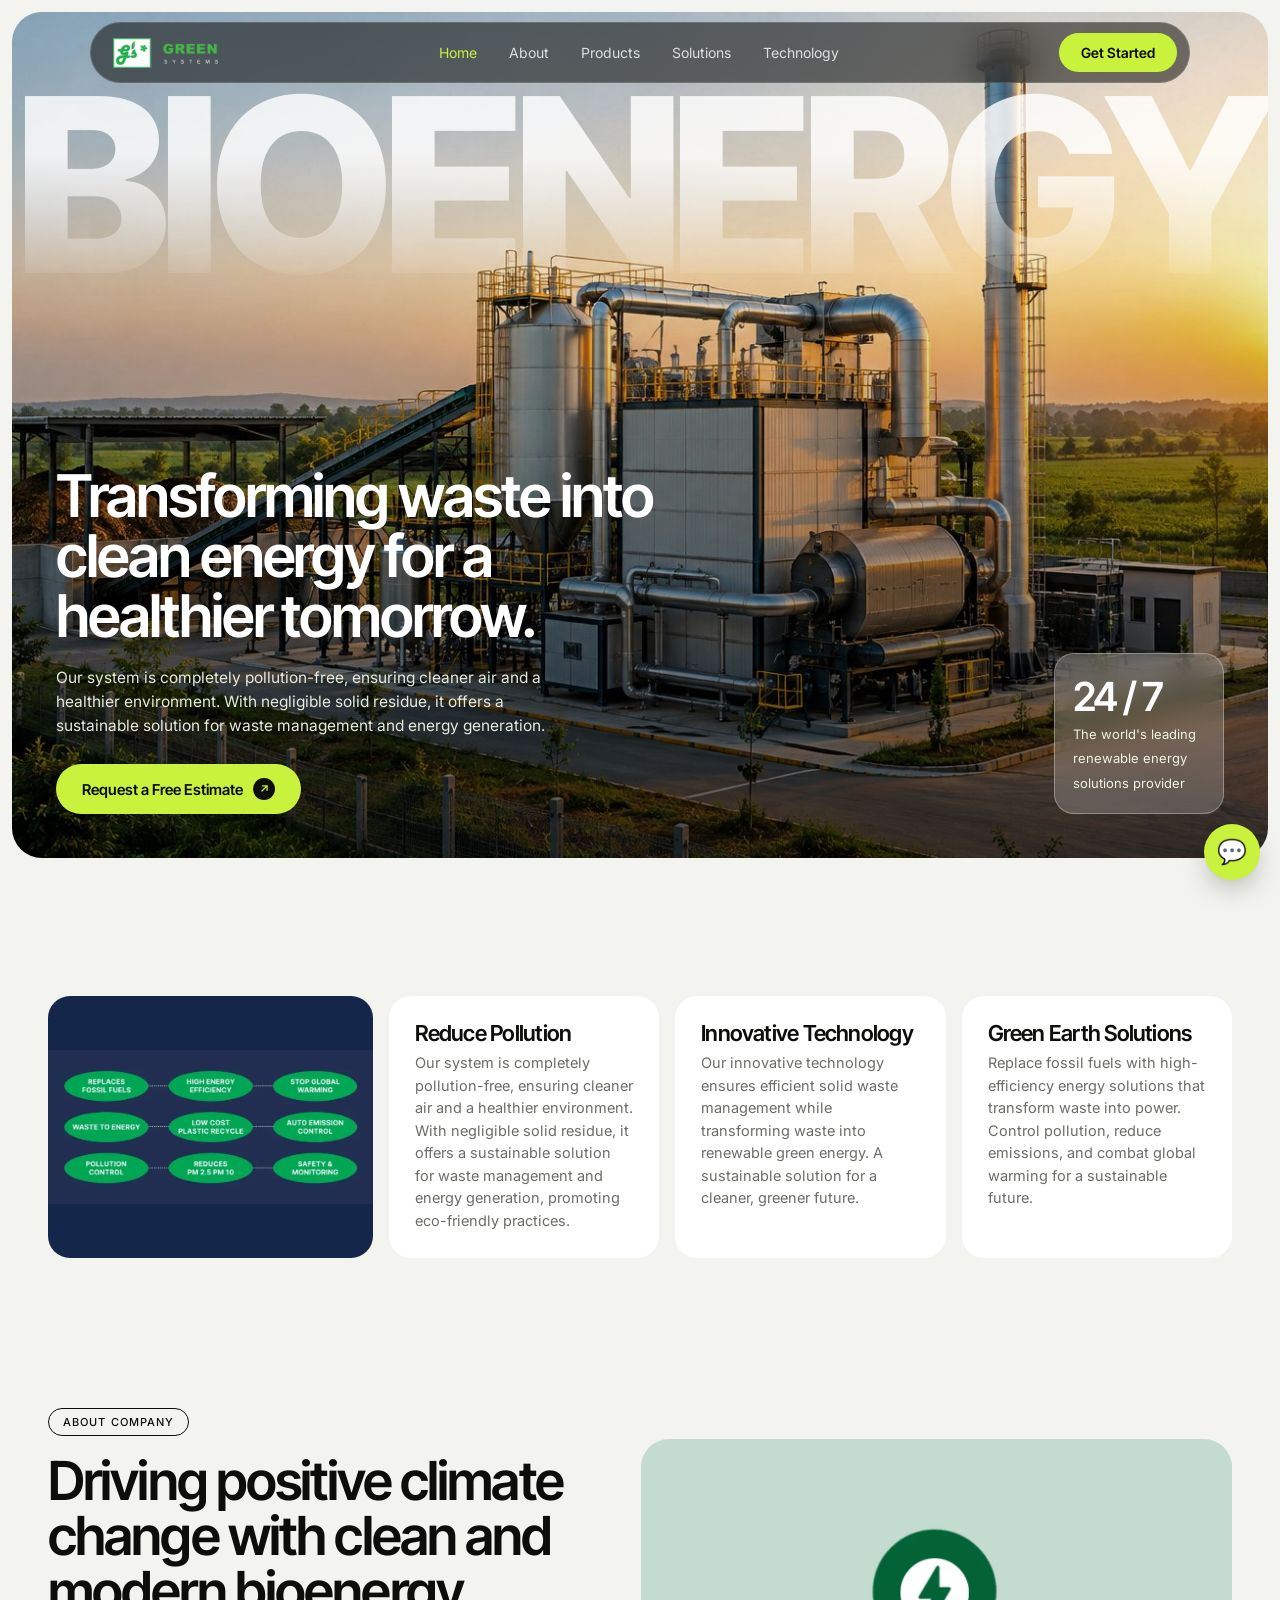
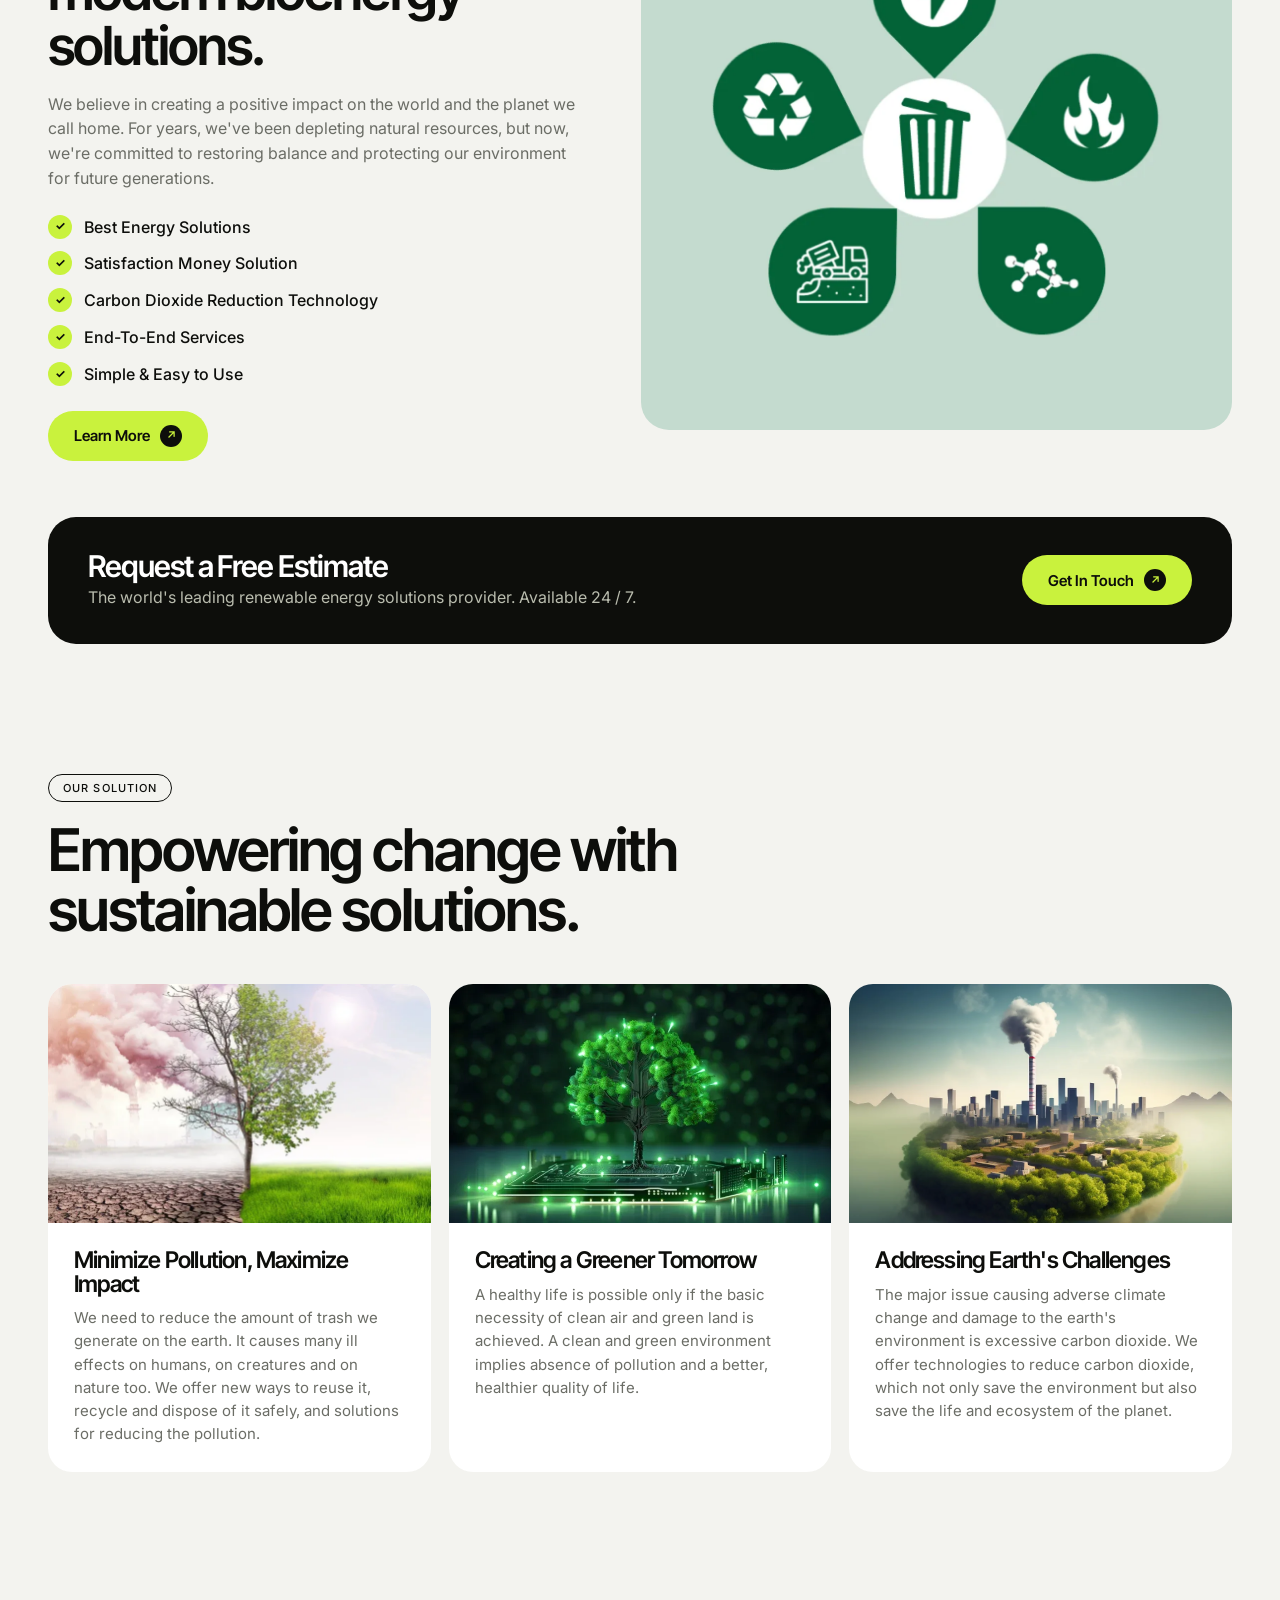
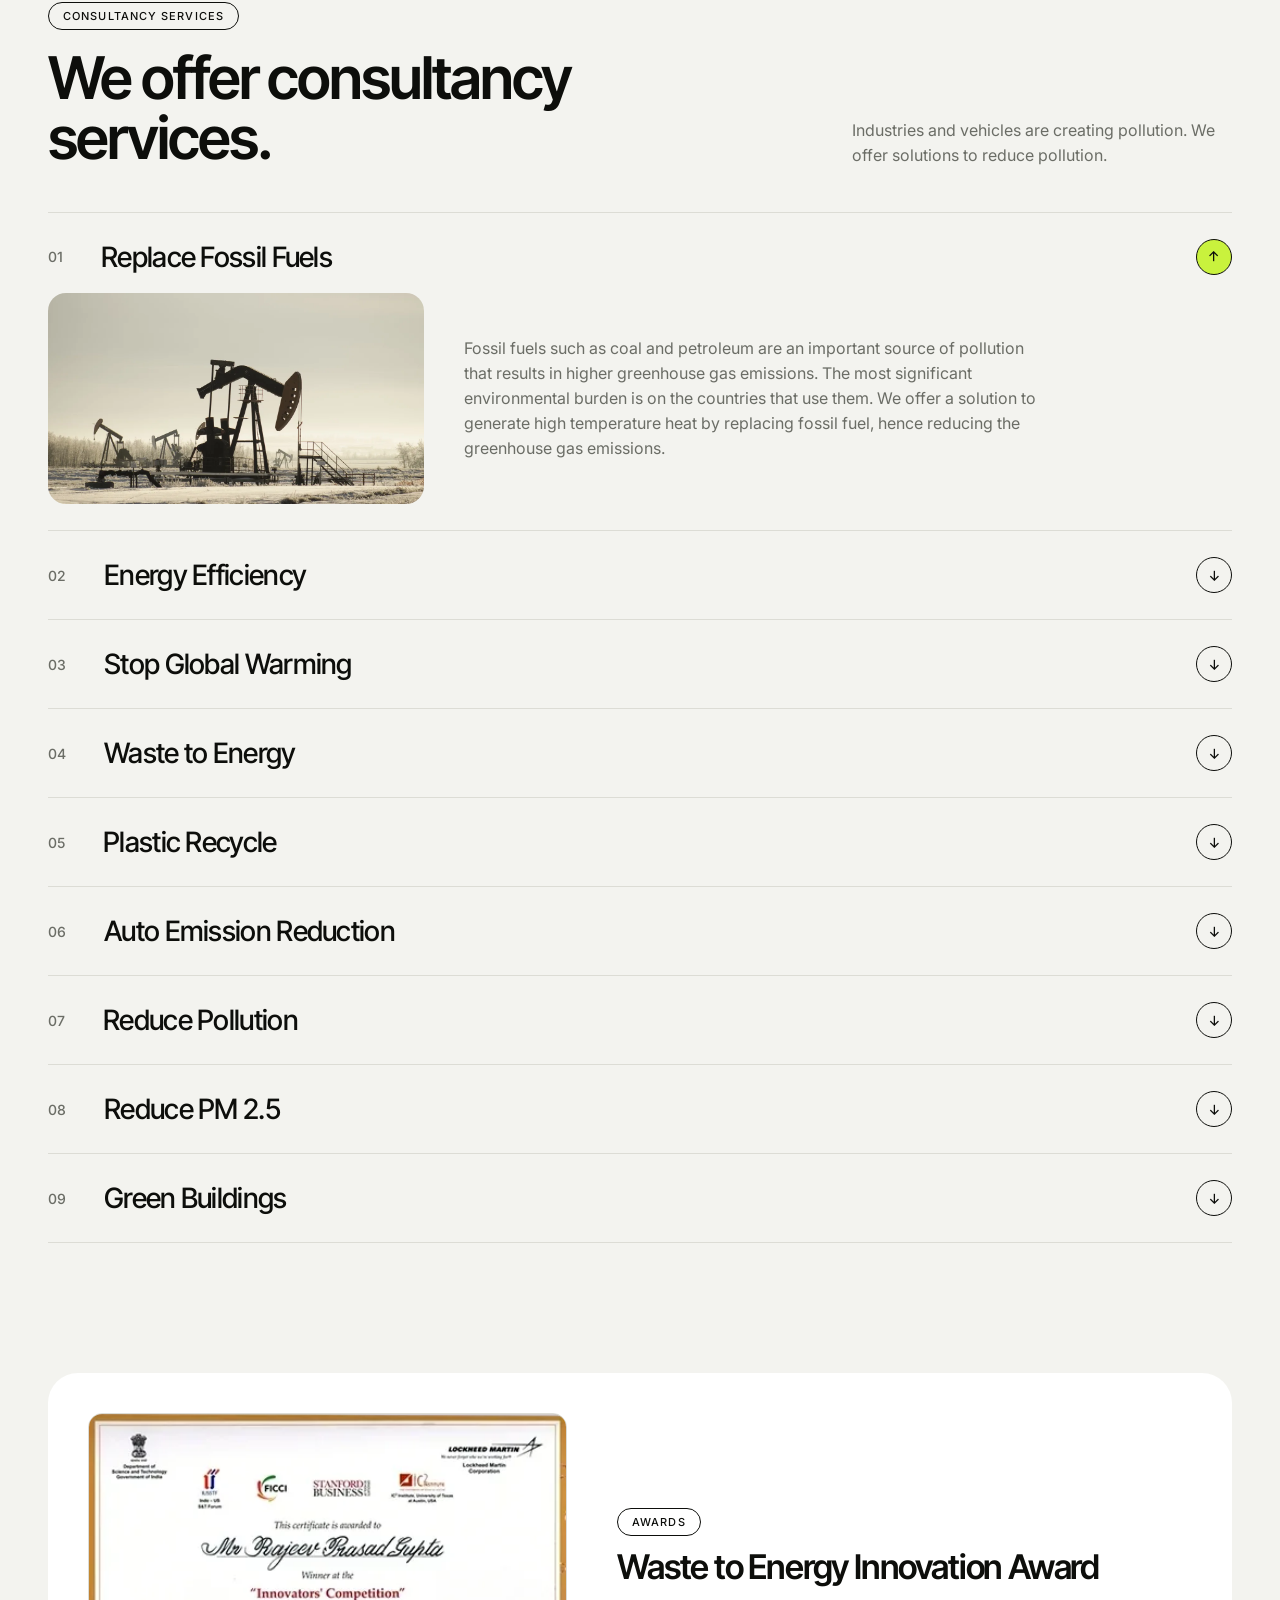
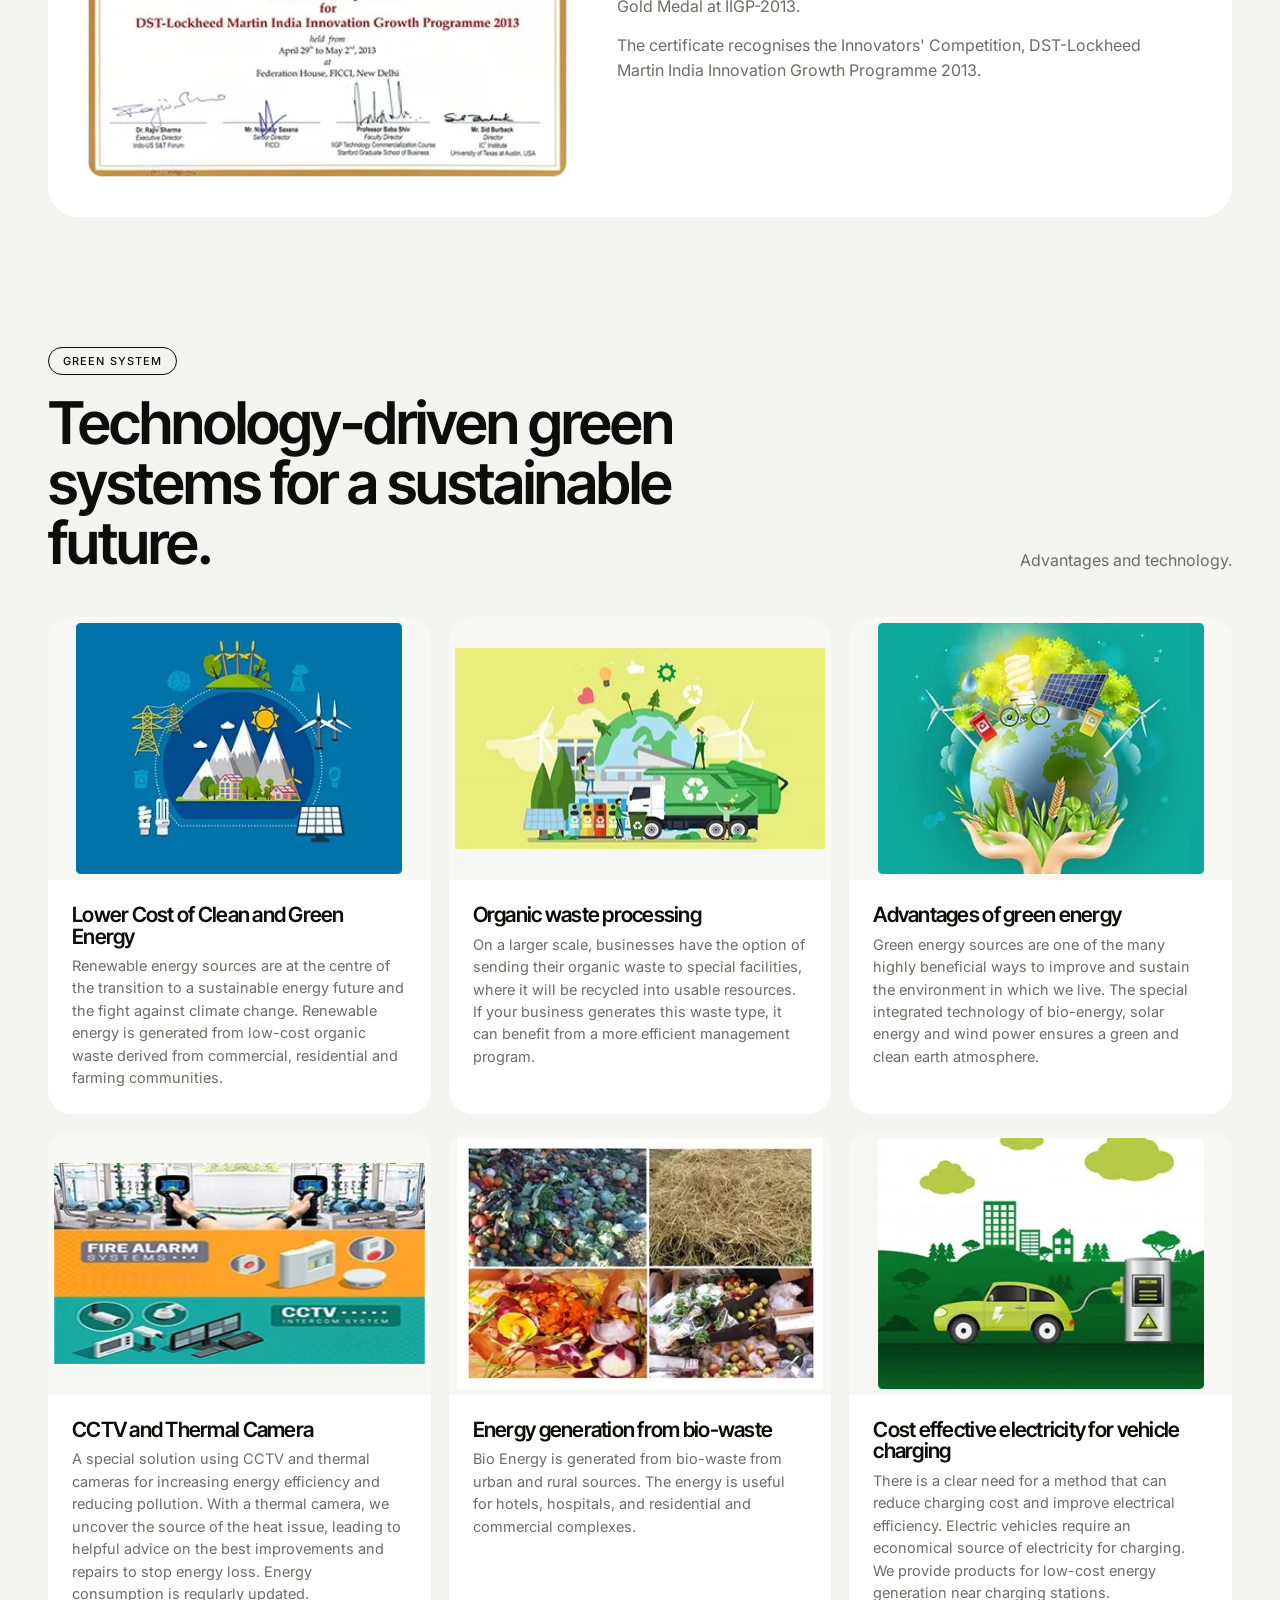
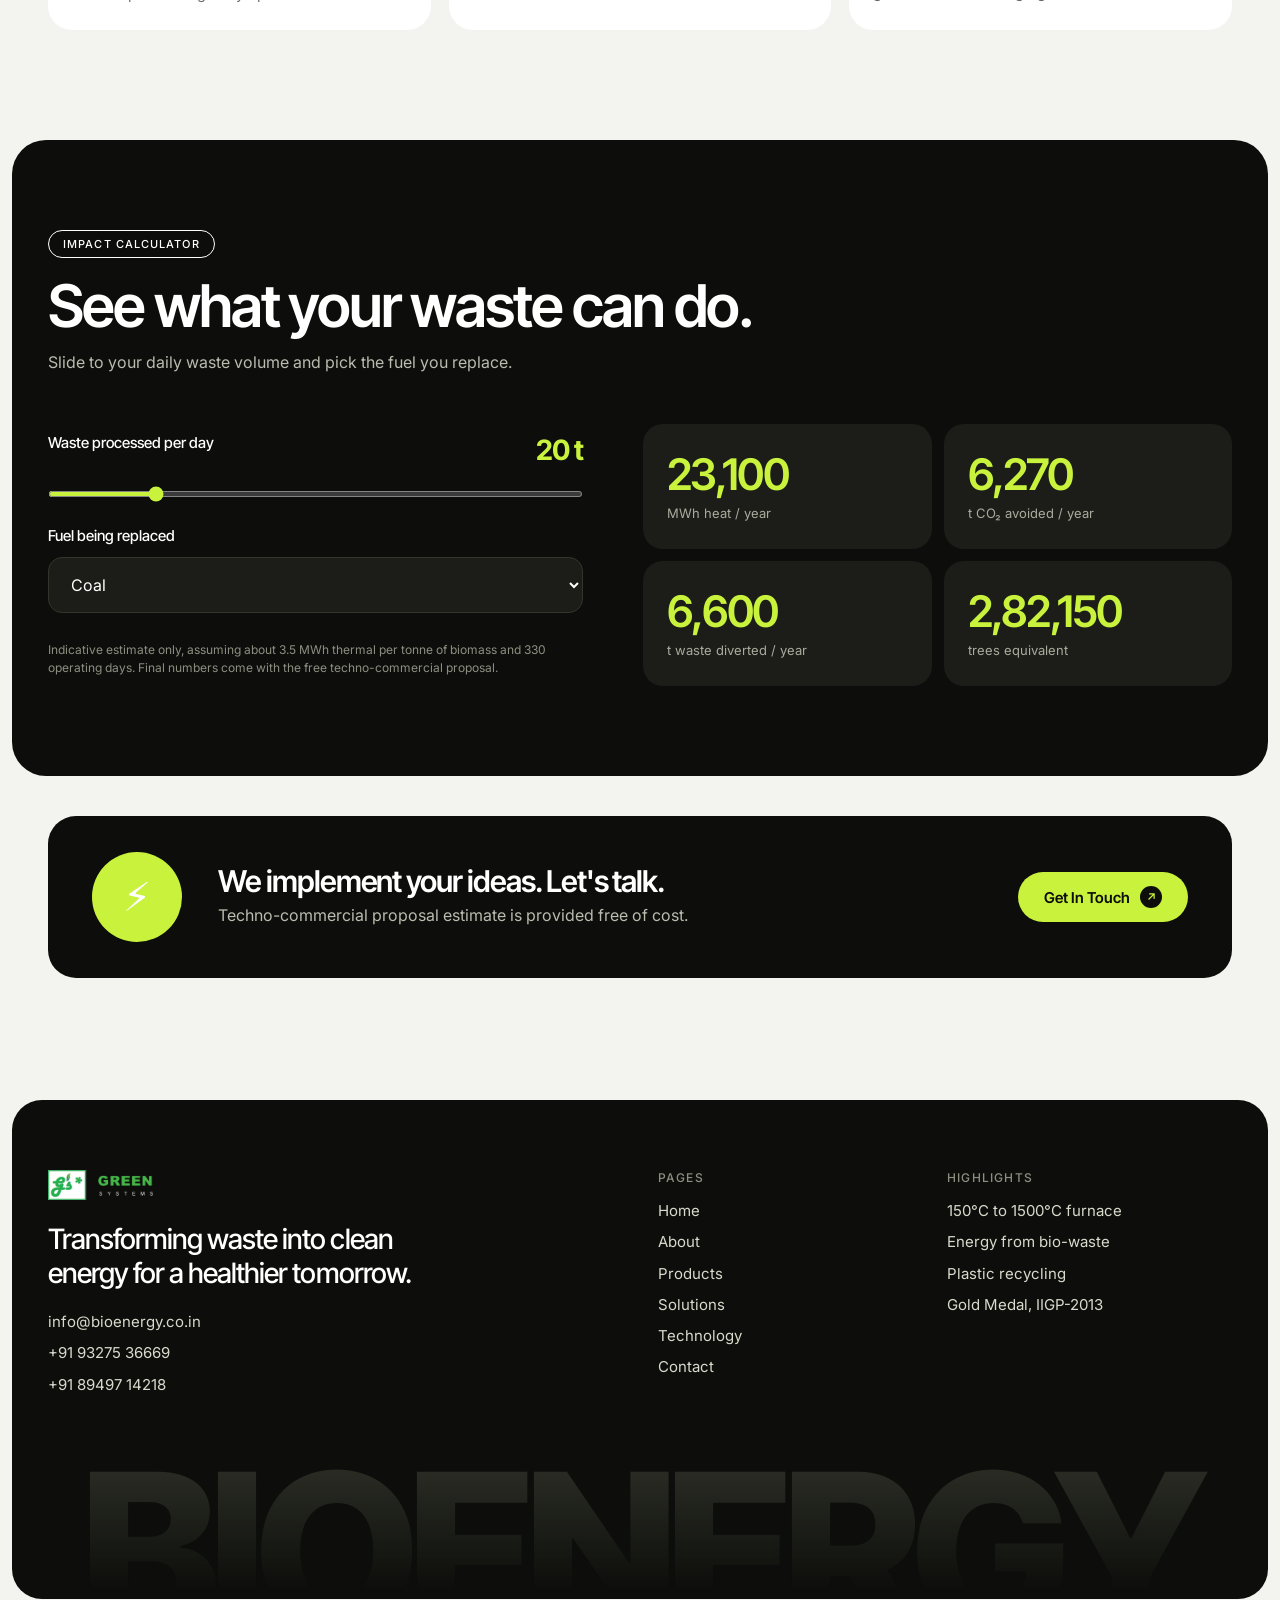
<file: index.html>
<!DOCTYPE html>
<html lang="en"><head><meta charset="utf-8"><meta name="viewport" content="width=device-width,initial-scale=1">
<title>Home | Green Systems – Bio Energy</title>
<meta name="description" content="Transforming waste into clean energy for a healthier tomorrow. Patented, pollution-free waste-to-energy technology.">
<link rel="icon" href="img/o/logo.png">
<link href="https://fonts.googleapis.com/css2?family=Inter+Tight:wght@500;600;700;800&family=Inter:wght@400;500;600&display=swap" rel="stylesheet">
<link rel="stylesheet" href="styles.css"><link rel="stylesheet" href="extra.css"></head>
<body>
<header class="hero"><div class="giant" aria-hidden="true">BIOENERGY</div>
<div class="in"><div><h1>Transforming waste into clean energy for a healthier tomorrow.</h1><p>Our system is completely pollution-free, ensuring cleaner air and a healthier environment. With negligible solid residue, it offers a sustainable solution for waste management and energy generation.</p><a class="btn lime" href="contact.html">Request a Free Estimate <span class="ar">↗</span></a></div>
<div class="badge"><b>24 / 7</b><small>The world's leading renewable energy solutions provider</small></div></div></header>

<section style="padding-bottom:40px"><div class="w"><div class="slides rv">
<div class="sl img"><img src="img/o/slider.webp" alt="Replaces fossil fuels, high energy efficiency, stop global warming, waste to energy, low cost plastic recycle, auto emission control, pollution control, reduces PM 2.5 PM 10, safety and monitoring"></div>
<div class="sl"><h3>Reduce Pollution</h3><p>Our system is completely pollution-free, ensuring cleaner air and a healthier environment. With negligible solid residue, it offers a sustainable solution for waste management and energy generation, promoting eco-friendly practices.</p></div>
<div class="sl"><h3>Innovative Technology</h3><p>Our innovative technology ensures efficient solid waste management while transforming waste into renewable green energy. A sustainable solution for a cleaner, greener future.</p></div>
<div class="sl"><h3>Green Earth Solutions</h3><p>Replace fossil fuels with high-efficiency energy solutions that transform waste into power. Control pollution, reduce emissions, and combat global warming for a sustainable future.</p></div>
</div></div></section>

<section><div class="w"><div class="about2 rv"><div><span class="chip">About company</span><h2 style="font-size:clamp(32px,4.2vw,56px);margin:18px 0 18px">Driving positive climate change with clean and modern bioenergy solutions.</h2><p style="color:var(--mut)">We believe in creating a positive impact on the world and the planet we call home. For years, we've been depleting natural resources, but now, we're committed to restoring balance and protecting our environment for future generations.</p>
<ul class="checks"><li>Best Energy Solutions</li><li>Satisfaction Money Solution</li><li>Carbon Dioxide Reduction Technology</li><li>End-To-End Services</li><li>Simple &amp; Easy to Use</li></ul><a class="btn lime" href="about.html">Learn More <span class="ar">↗</span></a></div>
<div class="im2"><img src="img/o/about-icons.webp" alt="Waste, recycling, energy and fire icons" loading="lazy"></div></div>
<div class="est rv"><div><h3>Request a Free Estimate</h3><p>The world's leading renewable energy solutions provider. Available 24 / 7.</p></div><a class="btn lime" href="contact.html">Get In Touch <span class="ar">↗</span></a></div></div></section>

<section style="padding-top:20px"><div class="w"><div class="head2"><div><span class="chip">Our solution</span><h2 style="margin-top:18px">Empowering change with sustainable solutions.</h2></div></div>
<div class="objs">
<div class="oc rv"><img src="img/o/pollution.webp" alt="Pollution and a tree" loading="lazy"><div><h3>Minimize Pollution, Maximize Impact</h3><p>We need to reduce the amount of trash we generate on the earth. It causes many ill effects on humans, on creatures and on nature too. We offer new ways to reuse it, recycle and dispose of it safely, and solutions for reducing the pollution.</p></div></div>
<div class="oc rv"><img src="img/o/tree.webp" alt="Tree with green lights" loading="lazy"><div><h3>Creating a Greener Tomorrow</h3><p>A healthy life is possible only if the basic necessity of clean air and green land is achieved. A clean and green environment implies absence of pollution and a better, healthier quality of life.</p></div></div>
<div class="oc rv"><img src="img/o/reduce-pollution.webp" alt="Green city on a hill" loading="lazy"><div><h3>Addressing Earth's Challenges</h3><p>The major issue causing adverse climate change and damage to the earth's environment is excessive carbon dioxide. We offer technologies to reduce carbon dioxide, which not only save the environment but also save the life and ecosystem of the planet.</p></div></div>
</div></div></section>

<section style="padding-top:20px"><div class="w"><div class="head2"><div><span class="chip">Consultancy services</span><h2 style="margin-top:18px">We offer consultancy services.</h2></div><p style="max-width:380px;color:var(--mut)">Industries and vehicles are creating pollution. We offer solutions to reduce pollution.</p></div><div class="rows stp"><details open><summary><span class="n">01</span><span class="t">Replace Fossil Fuels</span><span class="tg">↓</span></summary><div class="bd"><img src="img/o/fossil.webp" alt="Replace Fossil Fuels" loading="lazy"><p>Fossil fuels such as coal and petroleum are an important source of pollution that results in higher greenhouse gas emissions. The most significant environmental burden is on the countries that use them. We offer a solution to generate high temperature heat by replacing fossil fuel, hence reducing the greenhouse gas emissions.</p></div></details><details><summary><span class="n">02</span><span class="t">Energy Efficiency</span><span class="tg">↓</span></summary><div class="bd"><img src="img/o/energy-eff.webp" alt="Energy Efficiency" loading="lazy"><p>Energy efficiency brings a variety of benefits: reducing greenhouse gas emissions, reducing demand for energy imports, and lowering our costs on a household and economy-wide level. With this consideration we have established solutions for better efficiency using special protection and other techniques to increase the efficiency of services.</p></div></details><details><summary><span class="n">03</span><span class="t">Stop Global Warming</span><span class="tg">↓</span></summary><div class="bd"><img src="img/o/global-warming.webp" alt="Stop Global Warming" loading="lazy"><p>Burning fossil fuels releases carbon dioxide, which makes up 82% of the gases in our atmosphere that trap heat and increase global warming. We have created a solution to reduce carbon dioxide and global warming. This will help everyone to stay healthy and live an environmentally happy life.</p></div></details><details><summary><span class="n">04</span><span class="t">Waste to Energy</span><span class="tg">↓</span></summary><div class="bd"><img src="img/o/waste-energy.webp" alt="Waste to Energy" loading="lazy"><p>Energy recovery from waste is important in the development of sustainable energy policies. Our innovative, patented and awarded technology offers a special solution from organic waste to high temperature heat and electricity generation.</p></div></details><details><summary><span class="n">05</span><span class="t">Plastic Recycle</span><span class="tg">↓</span></summary><div class="bd"><img src="img/o/plastic-recycle.webp" alt="Plastic Recycle" loading="lazy"><p>Plastic recycling is the reprocessing of plastic waste into new and useful products. With this technology we offer a solution to melt plastic waste at lower cost. It can reduce dependence on landfill, conserve resources and protect the environment from plastic and greenhouse gas emissions.</p></div></details><details><summary><span class="n">06</span><span class="t">Auto Emission Reduction</span><span class="tg">↓</span></summary><div class="bd"><img src="img/o/auto-emission.webp" alt="Auto Emission Reduction" loading="lazy"><p>The use of alternative fuels, catalytic converters and emission reduction controls automobile exhaust pollution. We provide special constituent kits which are available for fitting in old cars, for emission reduction in vehicles.</p></div></details><details><summary><span class="n">07</span><span class="t">Reduce Pollution</span><span class="tg">↓</span></summary><div class="bd"><img src="img/o/reduce-pollution.webp" alt="Reduce Pollution" loading="lazy"><p>Pollutants like waste can impact air, soil and freshwater, as well as our oceans and coasts. Our industries, transport systems and power facilities turn out black carbon, methane, and other pollutants that penetrate deep into our lungs. It is important to solve pollution at its source.</p></div></details><details><summary><span class="n">08</span><span class="t">Reduce PM 2.5</span><span class="tg">↓</span></summary><div class="bd"><img src="img/o/pm25.webp" alt="Reduce PM 2.5" loading="lazy"><p>Air pollution and greenhouse gas emissions have remained resistant to the efforts to slow climate change. Reducing them also reduces air pollutants such as PM2.5. Reducing these co-emitted air pollutants improves air quality and benefits human health. It helps to keep the environment healthy.</p></div></details><details><summary><span class="n">09</span><span class="t">Green Buildings</span><span class="tg">↓</span></summary><div class="bd"><img src="img/o/green-buildings.webp" alt="Green Buildings" loading="lazy"><p>As the environmental impact of buildings becomes more apparent, a new field called "green building" has emerged. For green buildings we have invented innovative solutions for reduction of electricity bills for buildings, offices and large residences, including a special system for natural light during the day.</p></div></details></div></div></section>

<section style="padding-top:20px"><div class="w"><div class="cert rv"><img src="img/o/certificate.webp" alt="Certificate: DST-Lockheed Martin India Innovation Growth Programme 2013" loading="lazy"><div><span class="chip">Awards</span><h3>Waste to Energy Innovation Award</h3><p>Gold Medal at IIGP-2013.</p><p style="margin-top:14px">The certificate recognises the Innovators' Competition, DST-Lockheed Martin India Innovation Growth Programme 2013.</p></div></div></div></section>

<section style="padding-top:20px"><div class="w"><div class="head2"><div><span class="chip">Green system</span><h2 style="margin-top:18px">Technology-driven green systems for a sustainable future.</h2></div><p style="max-width:380px;color:var(--mut)">Advantages and technology.</p></div>
<div class="adv"><div class="ac rv"><img src="img/o/tech1.webp" alt="Lower Cost of Clean and Green Energy" loading="lazy"><div><h3>Lower Cost of Clean and Green Energy</h3><p>Renewable energy sources are at the centre of the transition to a sustainable energy future and the fight against climate change. Renewable energy is generated from low-cost organic waste derived from commercial, residential and farming communities.</p></div></div><div class="ac rv"><img src="img/o/wasteto.webp" alt="Organic waste processing" loading="lazy"><div><h3>Organic waste processing</h3><p>On a larger scale, businesses have the option of sending their organic waste to special facilities, where it will be recycled into usable resources. If your business generates this waste type, it can benefit from a more efficient management program.</p></div></div><div class="ac rv"><img src="img/o/tech3.webp" alt="Advantages of green energy" loading="lazy"><div><h3>Advantages of green energy</h3><p>Green energy sources are one of the many highly beneficial ways to improve and sustain the environment in which we live. The special integrated technology of bio-energy, solar energy and wind power ensures a green and clean earth atmosphere.</p></div></div><div class="ac rv"><img src="img/o/pro1.webp" alt="CCTV and Thermal Camera" loading="lazy"><div><h3>CCTV and Thermal Camera</h3><p>A special solution using CCTV and thermal cameras for increasing energy efficiency and reducing pollution. With a thermal camera, we uncover the source of the heat issue, leading to helpful advice on the best improvements and repairs to stop energy loss. Energy consumption is regularly updated.</p></div></div><div class="ac rv"><img src="img/o/organic.webp" alt="Energy generation from bio-waste" loading="lazy"><div><h3>Energy generation from bio-waste</h3><p>Bio Energy is generated from bio-waste from urban and rural sources. The energy is useful for hotels, hospitals, and residential and commercial complexes.</p></div></div><div class="ac rv"><img src="img/o/tech2.webp" alt="Cost effective electricity for vehicle charging" loading="lazy"><div><h3>Cost effective electricity for vehicle charging</h3><p>There is a clear need for a method that can reduce charging cost and improve electrical efficiency. Electric vehicles require an economical source of electricity for charging. We provide products for low-cost energy generation near charging stations.</p></div></div></div></div></section>

<div class="dark"><div class="w"><span class="chip">Impact calculator</span><h2>See what your waste can do.</h2><p class="lead">Slide to your daily waste volume and pick the fuel you replace.</p>
<div class="cg"><div><label>Waste processed per day <b><span id="tv">20</span> t</b></label><input type="range" id="t" min="1" max="100" value="20"><div style="height:22px"></div><label>Fuel being replaced</label><select id="fuel"><option value="0.95">Coal</option><option value="0.80">Diesel / furnace oil</option><option value="0.65">LPG / natural gas</option></select><p class="note">Indicative estimate only, assuming about 3.5 MWh thermal per tonne of biomass and 330 operating days. Final numbers come with the free techno-commercial proposal.</p></div>
<div class="rs"><div><b id="r1">0</b><small>MWh heat / year</small></div><div><b id="r2">0</b><small>t CO₂ avoided / year</small></div><div><b id="r3">0</b><small>t waste diverted / year</small></div><div><b id="r4">0</b><small>trees equivalent</small></div></div></div></div></div>
<section style="padding-top:40px"><div class="w"><div class="aw rv" style="background:var(--ink);color:#fff"><div class="m">⚡</div><div><h3>We implement your ideas. Let's talk.</h3><p style="color:#b9bcae">Techno-commercial proposal estimate is provided free of cost.</p></div><a class="btn lime" href="contact.html">Get In Touch <span class="ar">↗</span></a></div></div></section>
<script src="app.js"></script>
</body></html>
</file>
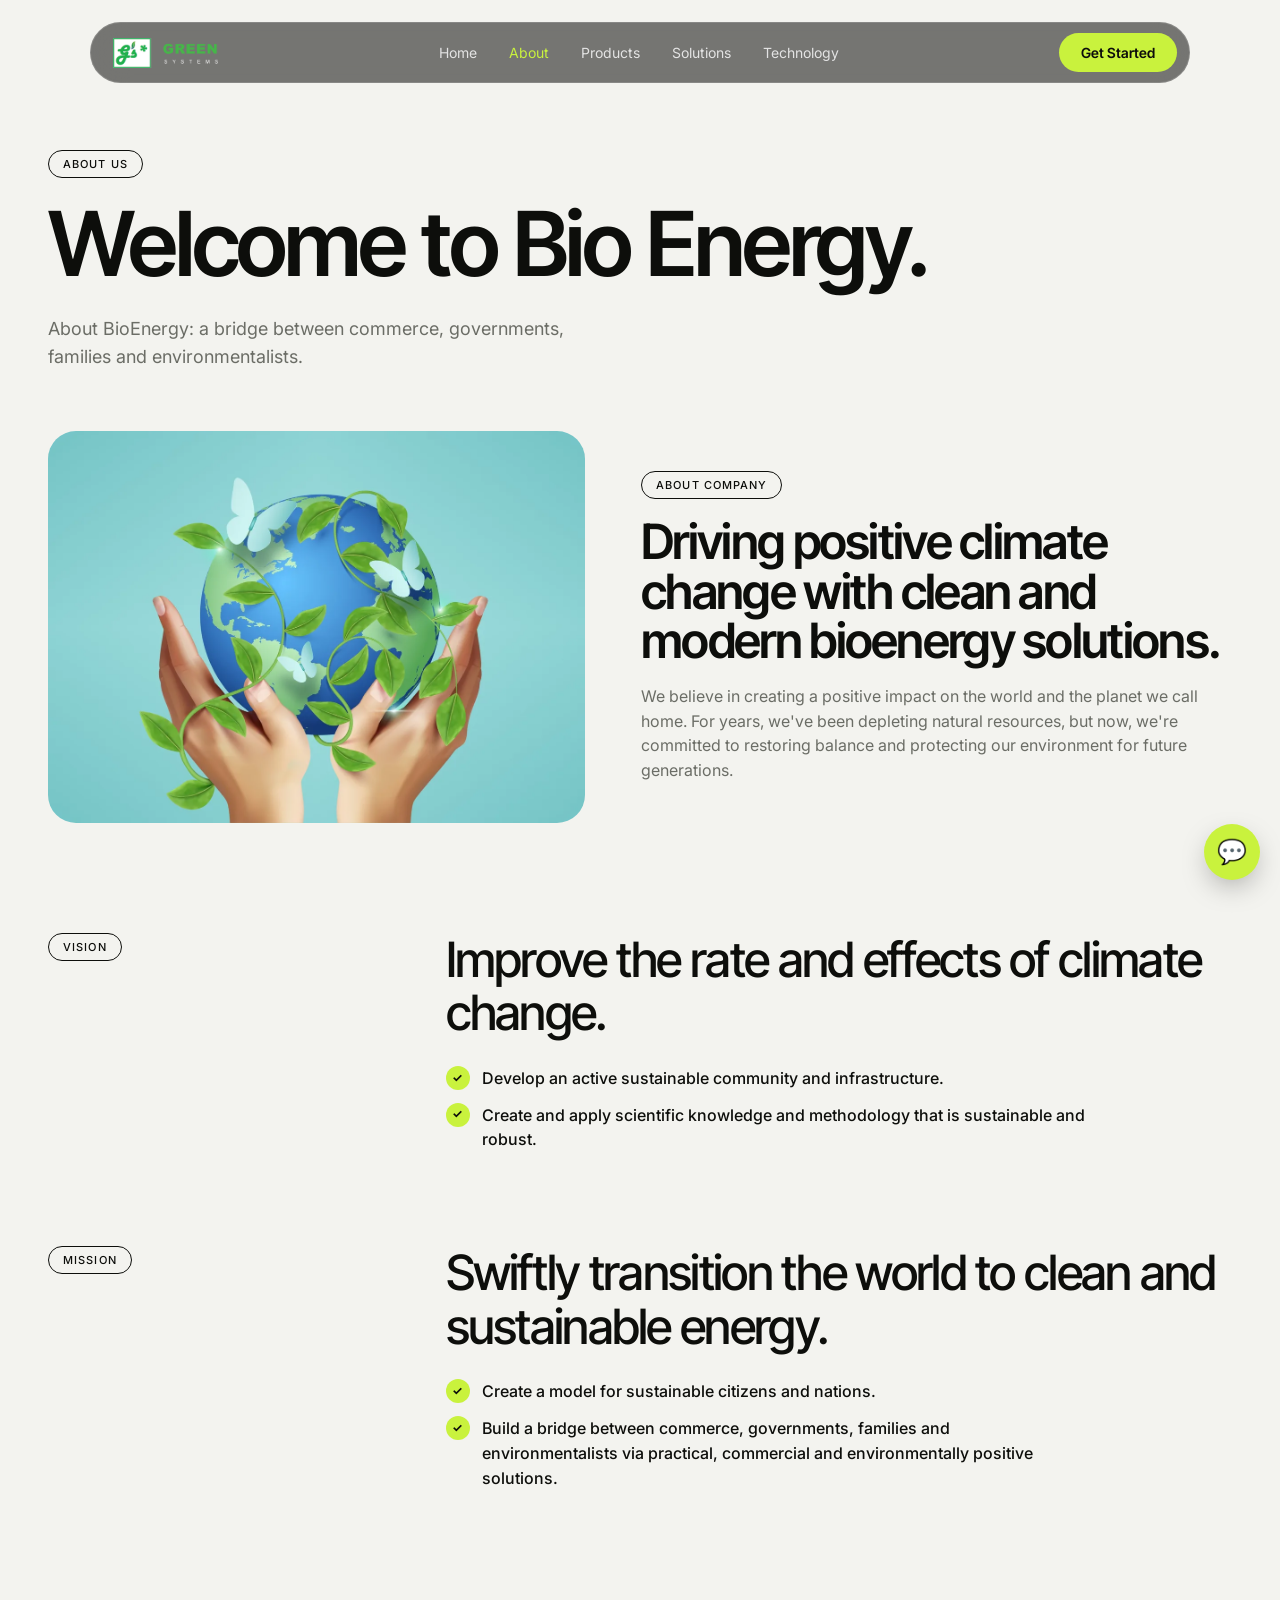
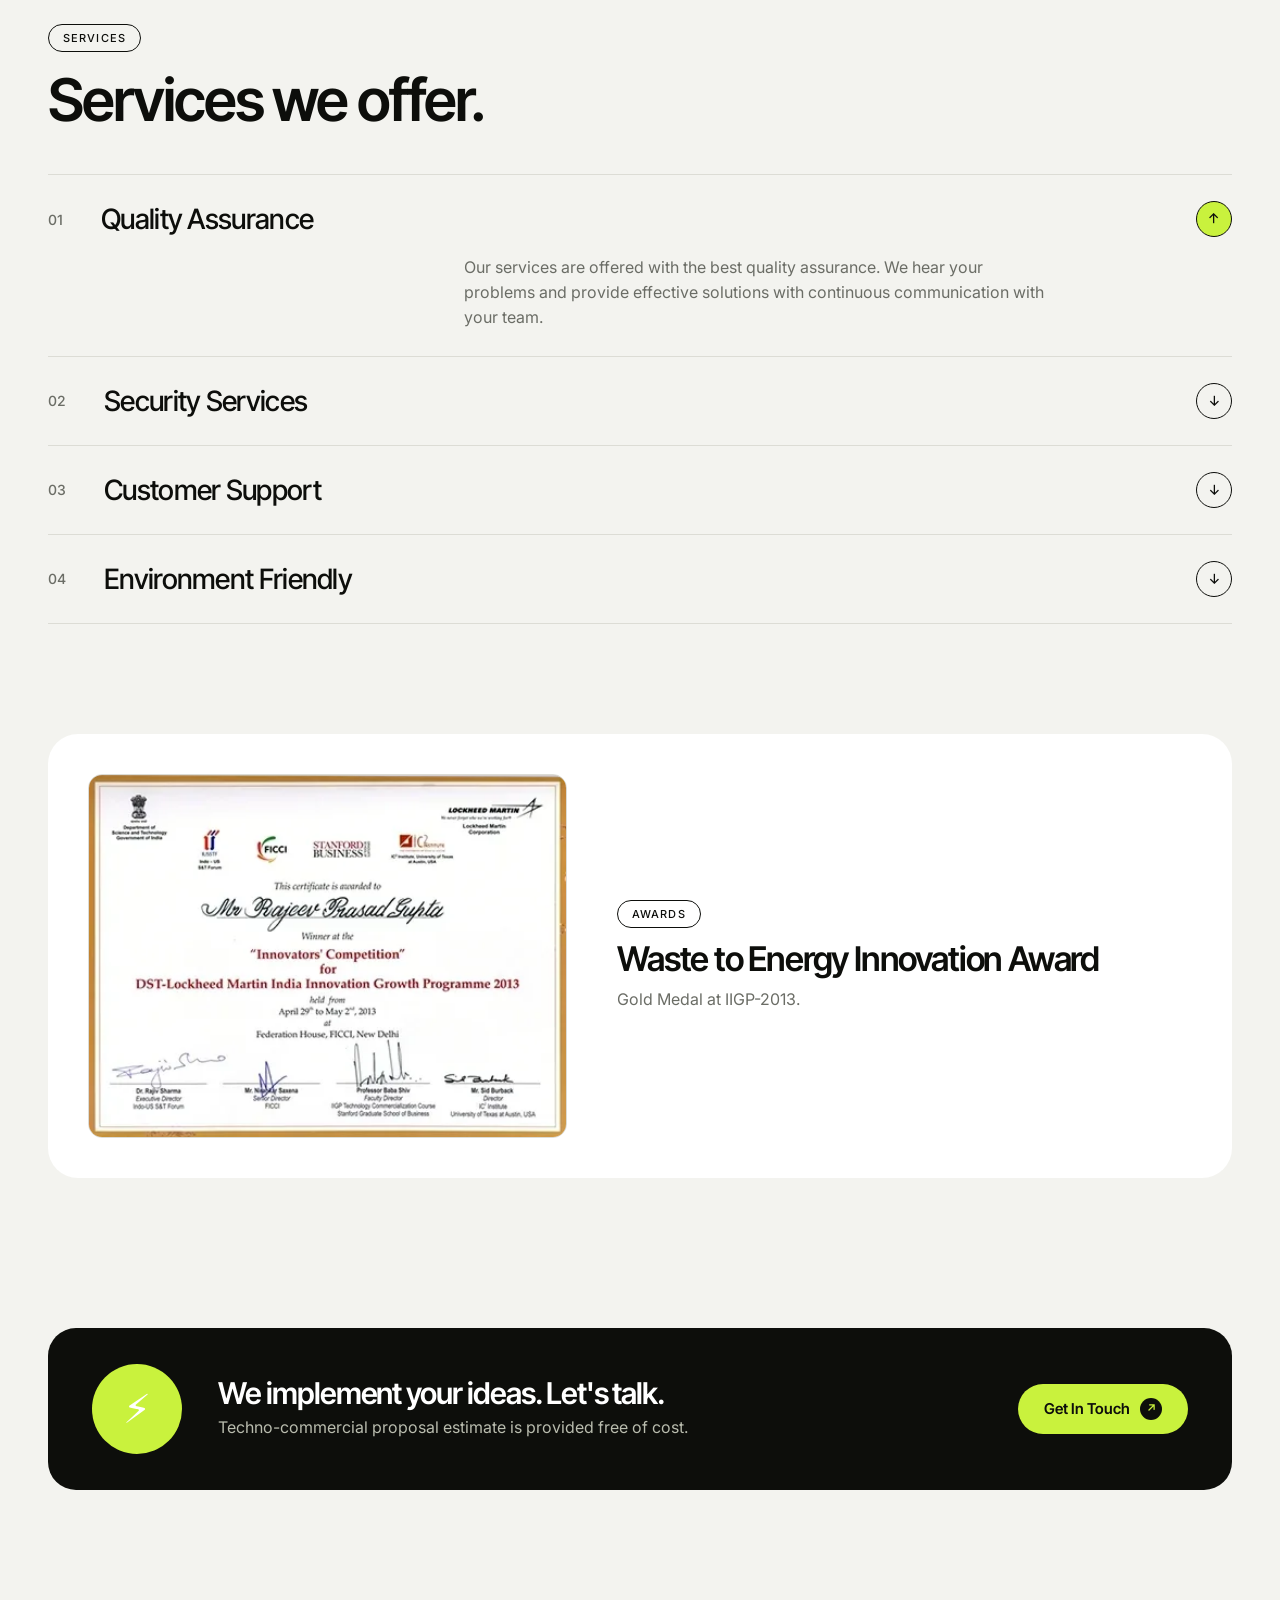
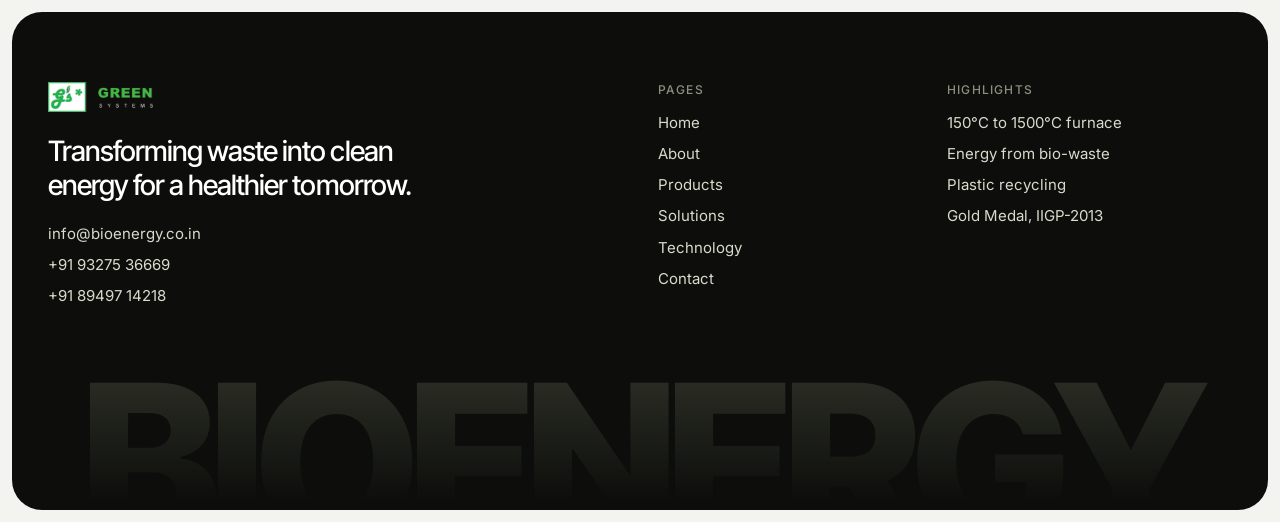
<file: about.html>
<!DOCTYPE html>
<html lang="en"><head><meta charset="utf-8"><meta name="viewport" content="width=device-width,initial-scale=1">
<title>About Us | Green Systems – Bio Energy</title>
<meta name="description" content="Vision, mission and services of Green Systems – Bio Energy.">
<link rel="icon" href="img/o/logo.png">
<link href="https://fonts.googleapis.com/css2?family=Inter+Tight:wght@500;600;700;800&family=Inter:wght@400;500;600&display=swap" rel="stylesheet">
<link rel="stylesheet" href="styles.css"><link rel="stylesheet" href="extra.css"></head>
<body>
<header class="ph"><div class="w"><span class="chip">About us</span><h1>Welcome to Bio Energy.</h1><p>About BioEnergy: a bridge between commerce, governments, families and environmentalists.</p></div></header>

<section style="padding-top:20px"><div class="w"><div class="about2 rv"><div class="im2"><img src="img/o/about-hands.webp" alt="Hands holding the earth" loading="lazy"></div><div><span class="chip">About company</span><h2 style="font-size:clamp(30px,3.8vw,50px);margin:18px 0">Driving positive climate change with clean and modern bioenergy solutions.</h2><p style="color:var(--mut)">We believe in creating a positive impact on the world and the planet we call home. For years, we've been depleting natural resources, but now, we're committed to restoring balance and protecting our environment for future generations.</p></div></div></div></section>
<section style="padding-top:0"><div class="w"><div class="state rv"><div><span class="chip">Vision</span></div><div><h2>Improve the rate and effects of climate change.</h2><ul class="checks" style="margin-top:26px;max-width:640px"><li>Develop an active sustainable community and infrastructure.</li><li>Create and apply scientific knowledge and methodology that is sustainable and robust.</li></ul></div></div>
<div class="state rv" style="margin-top:70px"><div><span class="chip">Mission</span></div><div><h2>Swiftly transition the world to clean and sustainable energy.</h2><ul class="checks" style="margin-top:26px;max-width:640px"><li>Create a model for sustainable citizens and nations.</li><li>Build a bridge between commerce, governments, families and environmentalists via practical, commercial and environmentally positive solutions.</li></ul></div></div></div></section>
<section style="padding-top:0"><div class="w"><div class="head2"><div><span class="chip">Services</span><h2 style="margin-top:18px">Services we offer.</h2></div></div><div class="rows stp"><details open><summary><span class="n">01</span><span class="t">Quality Assurance</span><span class="tg">↓</span></summary><div class="bd"><span></span><p>Our services are offered with the best quality assurance. We hear your problems and provide effective solutions with continuous communication with your team.</p></div></details><details><summary><span class="n">02</span><span class="t">Security Services</span><span class="tg">↓</span></summary><div class="bd"><span></span><p>All your project information is kept confidential and with utmost care. Techno-commercial details are discussed with high reliability and performance.</p></div></details><details><summary><span class="n">03</span><span class="t">Customer Support</span><span class="tg">↓</span></summary><div class="bd"><span></span><p>Regular customer support is provided as per the agreed requirements. Specific solutions for waste management, green buildings and energy efficiency are offered within budget, time and specifications.</p></div></details><details><summary><span class="n">04</span><span class="t">Environment Friendly</span><span class="tg">↓</span></summary><div class="bd"><span></span><p>Projects are managed with environment friendly inputs and materials. They will meet all the green environment requirements and reduce net energy consumption.</p></div></details></div></div></section>
<section style="padding-top:0"><div class="w"><div class="cert rv"><img src="img/o/certificate.webp" alt="Certificate: DST-Lockheed Martin India Innovation Growth Programme 2013" loading="lazy"><div><span class="chip">Awards</span><h3>Waste to Energy Innovation Award</h3><p>Gold Medal at IIGP-2013.</p></div></div></div></section>
<section style="padding-top:40px"><div class="w"><div class="aw rv" style="background:var(--ink);color:#fff"><div class="m">⚡</div><div><h3>We implement your ideas. Let's talk.</h3><p style="color:#b9bcae">Techno-commercial proposal estimate is provided free of cost.</p></div><a class="btn lime" href="contact.html">Get In Touch <span class="ar">↗</span></a></div></div></section>
<script src="app.js"></script>
</body></html>
</file>
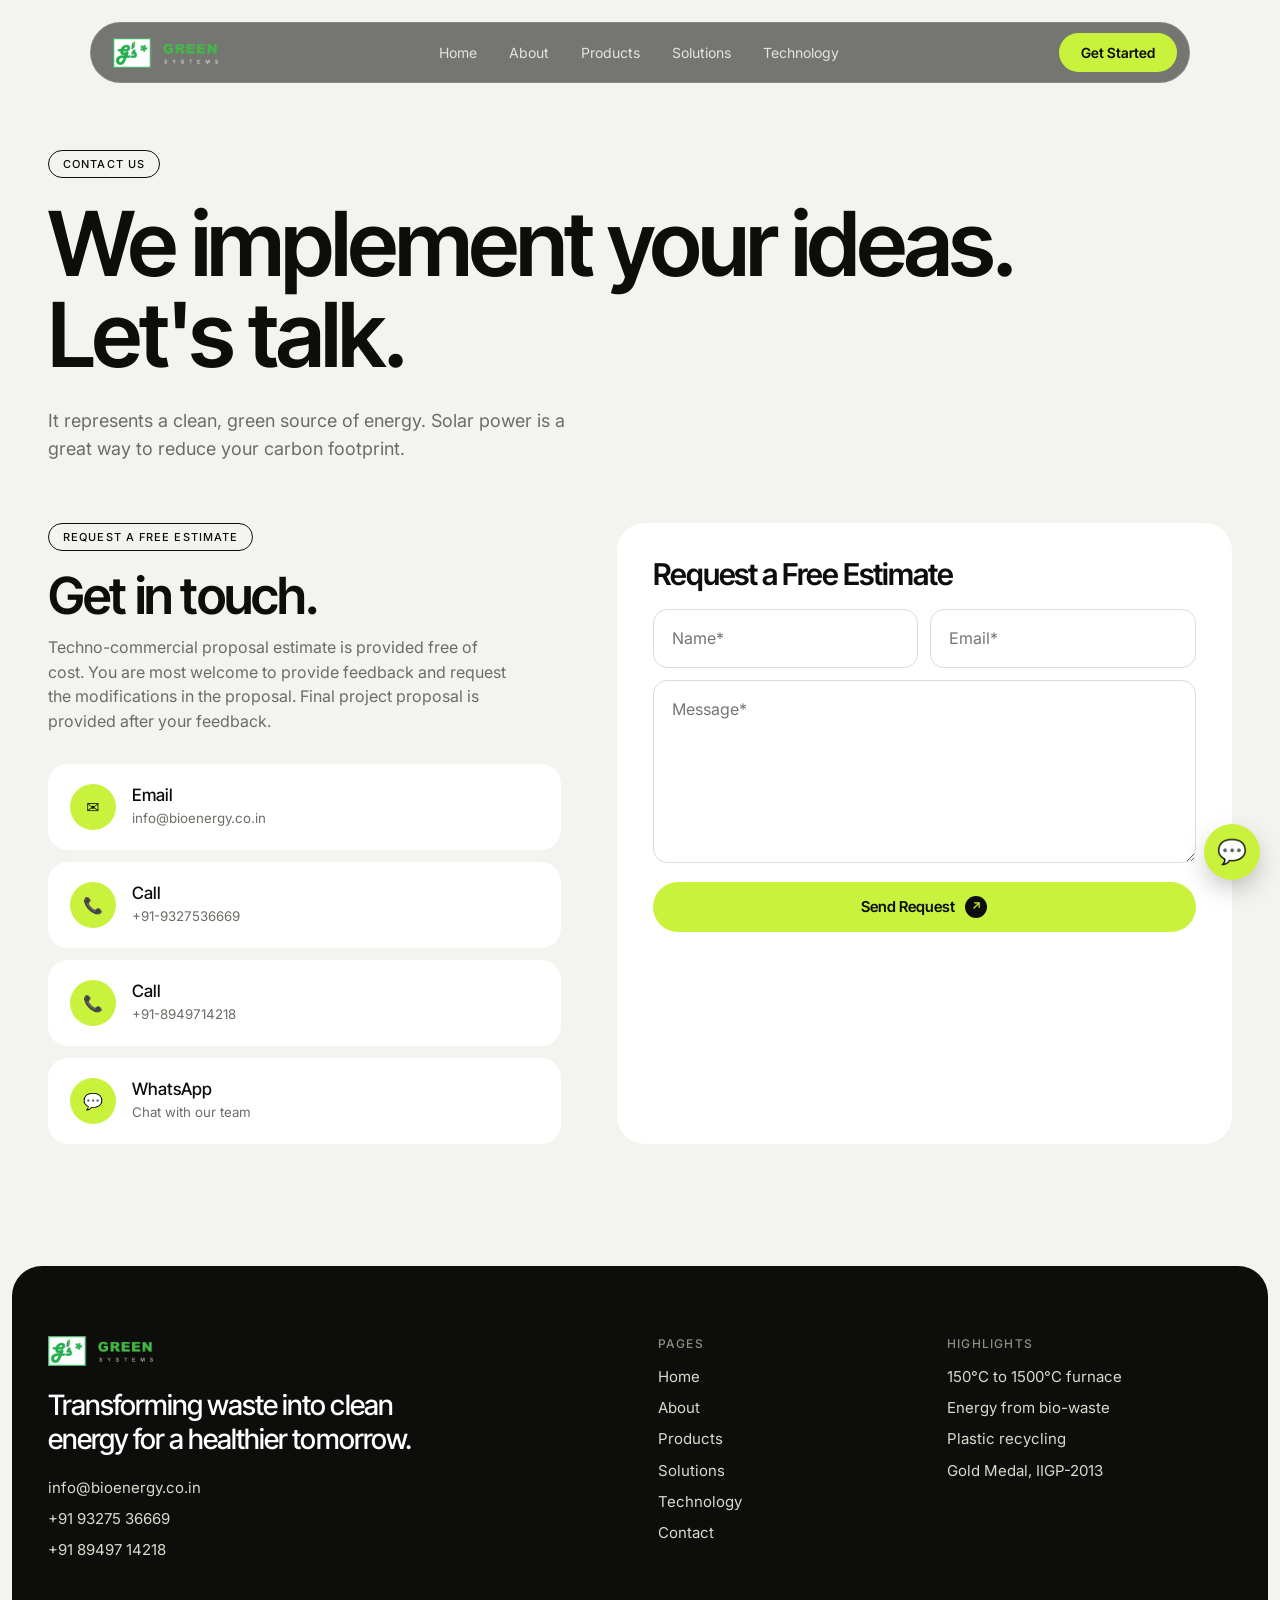
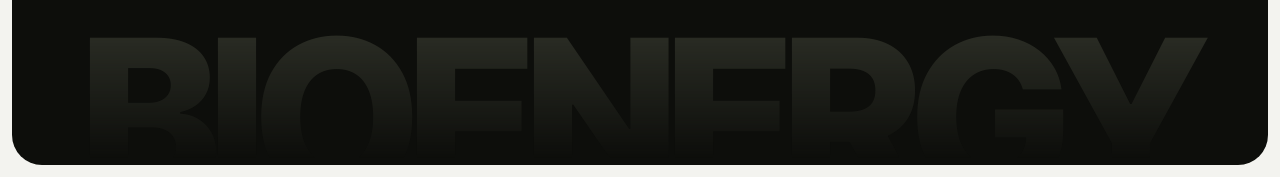
<file: contact.html>
<!DOCTYPE html>
<html lang="en"><head><meta charset="utf-8"><meta name="viewport" content="width=device-width,initial-scale=1">
<title>Contact Us | Green Systems – Bio Energy</title>
<meta name="description" content="Request a free techno-commercial proposal from Green Systems – Bio Energy.">
<link rel="icon" href="img/o/logo.png">
<link href="https://fonts.googleapis.com/css2?family=Inter+Tight:wght@500;600;700;800&family=Inter:wght@400;500;600&display=swap" rel="stylesheet">
<link rel="stylesheet" href="styles.css"><link rel="stylesheet" href="extra.css"></head>
<body>
<header class="ph"><div class="w"><span class="chip">Contact us</span><h1>We implement your ideas. Let's talk.</h1><p>It represents a clean, green source of energy. Solar power is a great way to reduce your carbon footprint.</p></div></header>

<section style="padding-top:20px"><div class="w cg2"><div class="rv"><span class="chip">Request a Free Estimate</span><h2 style="font-size:clamp(32px,4vw,52px);margin:18px 0 14px">Get in touch.</h2><p style="color:var(--mut);max-width:460px">Techno-commercial proposal estimate is provided free of cost. You are most welcome to provide feedback and request the modifications in the proposal. Final project proposal is provided after your feedback.</p>
<div class="ci"><a class="cb" href="mailto:info@bioenergy.co.in"><i>✉</i><div><b>Email</b><small>info@bioenergy.co.in</small></div></a><a class="cb" href="tel:+919327536669"><i>📞</i><div><b>Call</b><small>+91-9327536669</small></div></a><a class="cb" href="tel:+918949714218"><i>📞</i><div><b>Call</b><small>+91-8949714218</small></div></a><a class="cb" href="https://wa.me/919327536669"><i>💬</i><div><b>WhatsApp</b><small>Chat with our team</small></div></a></div></div>
<form class="form rv" id="cform"><h3>Request a Free Estimate</h3><div class="row2"><input type="text" placeholder="Name*" required><input type="email" placeholder="Email*" required></div><textarea rows="6" placeholder="Message*" required></textarea><button class="btn lime">Send Request <span class="ar">↗</span></button></form></div></section>
<script src="app.js"></script>
</body></html>
</file>
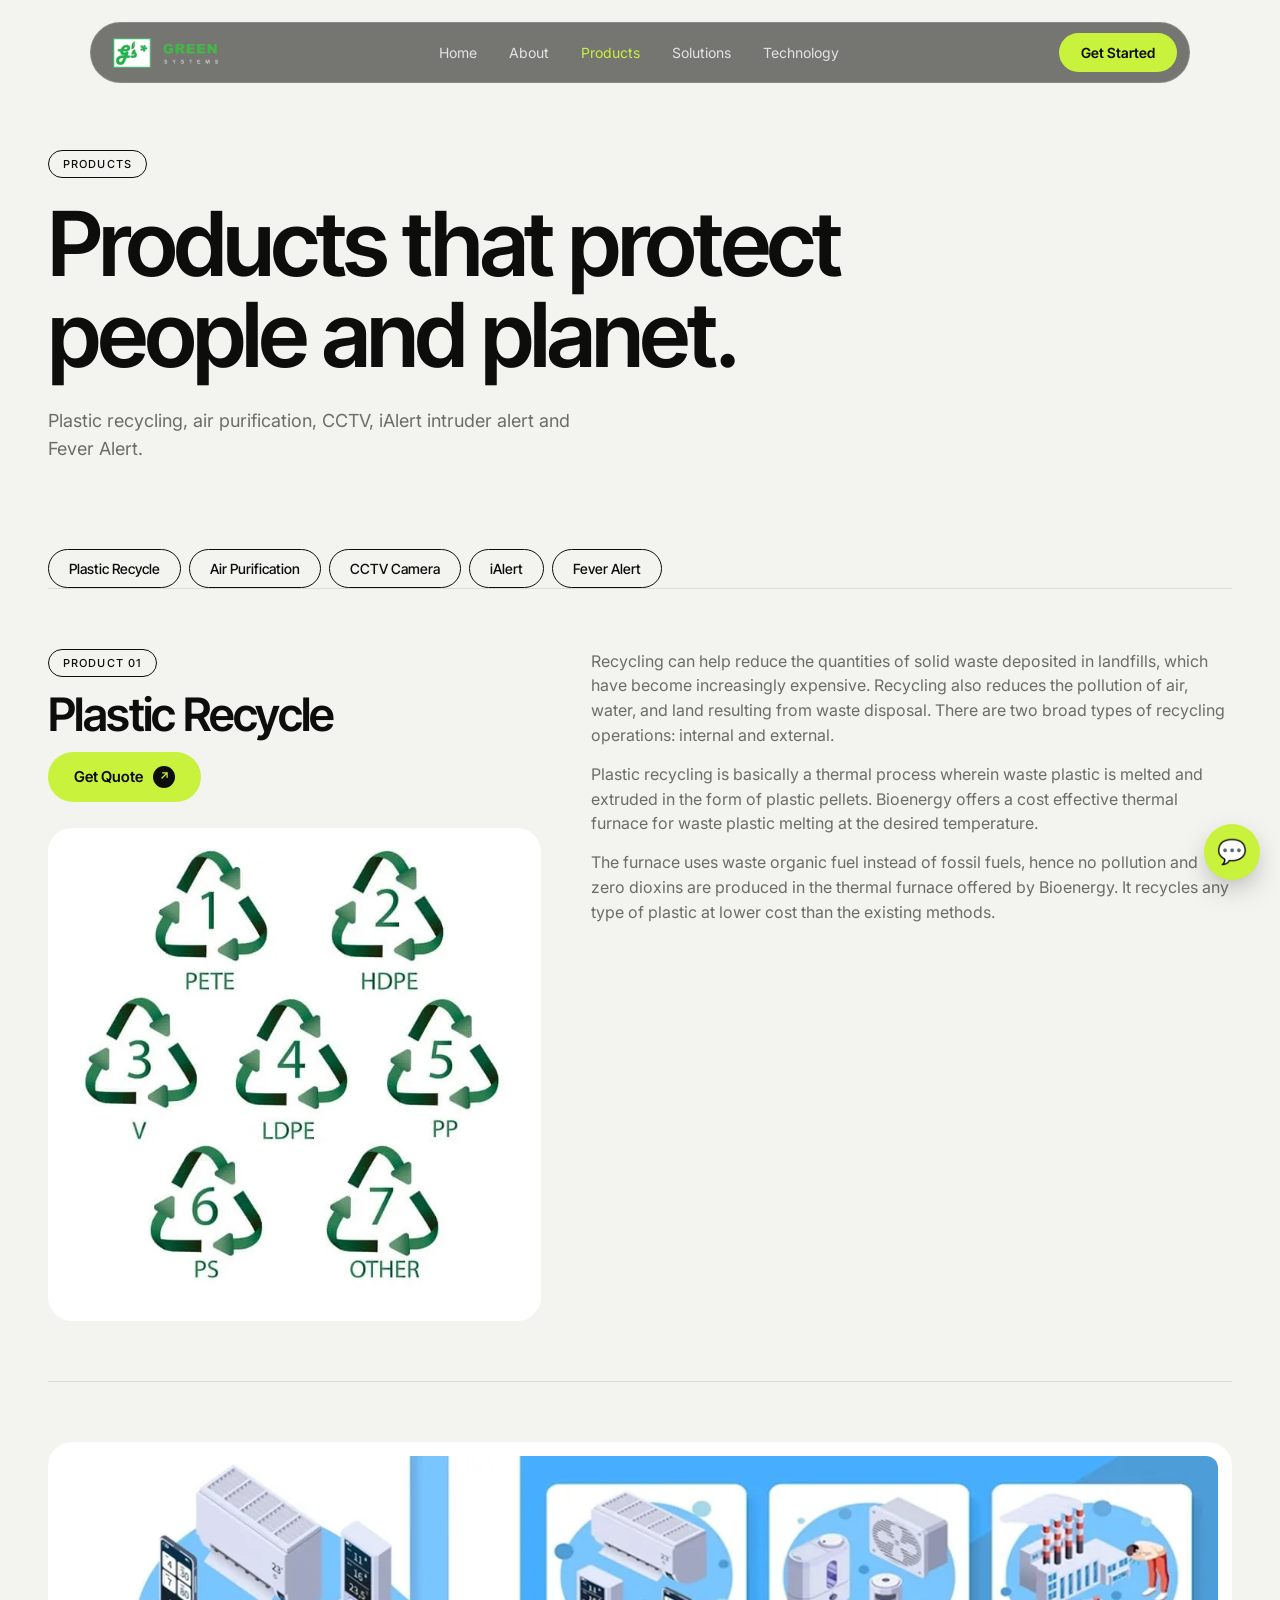
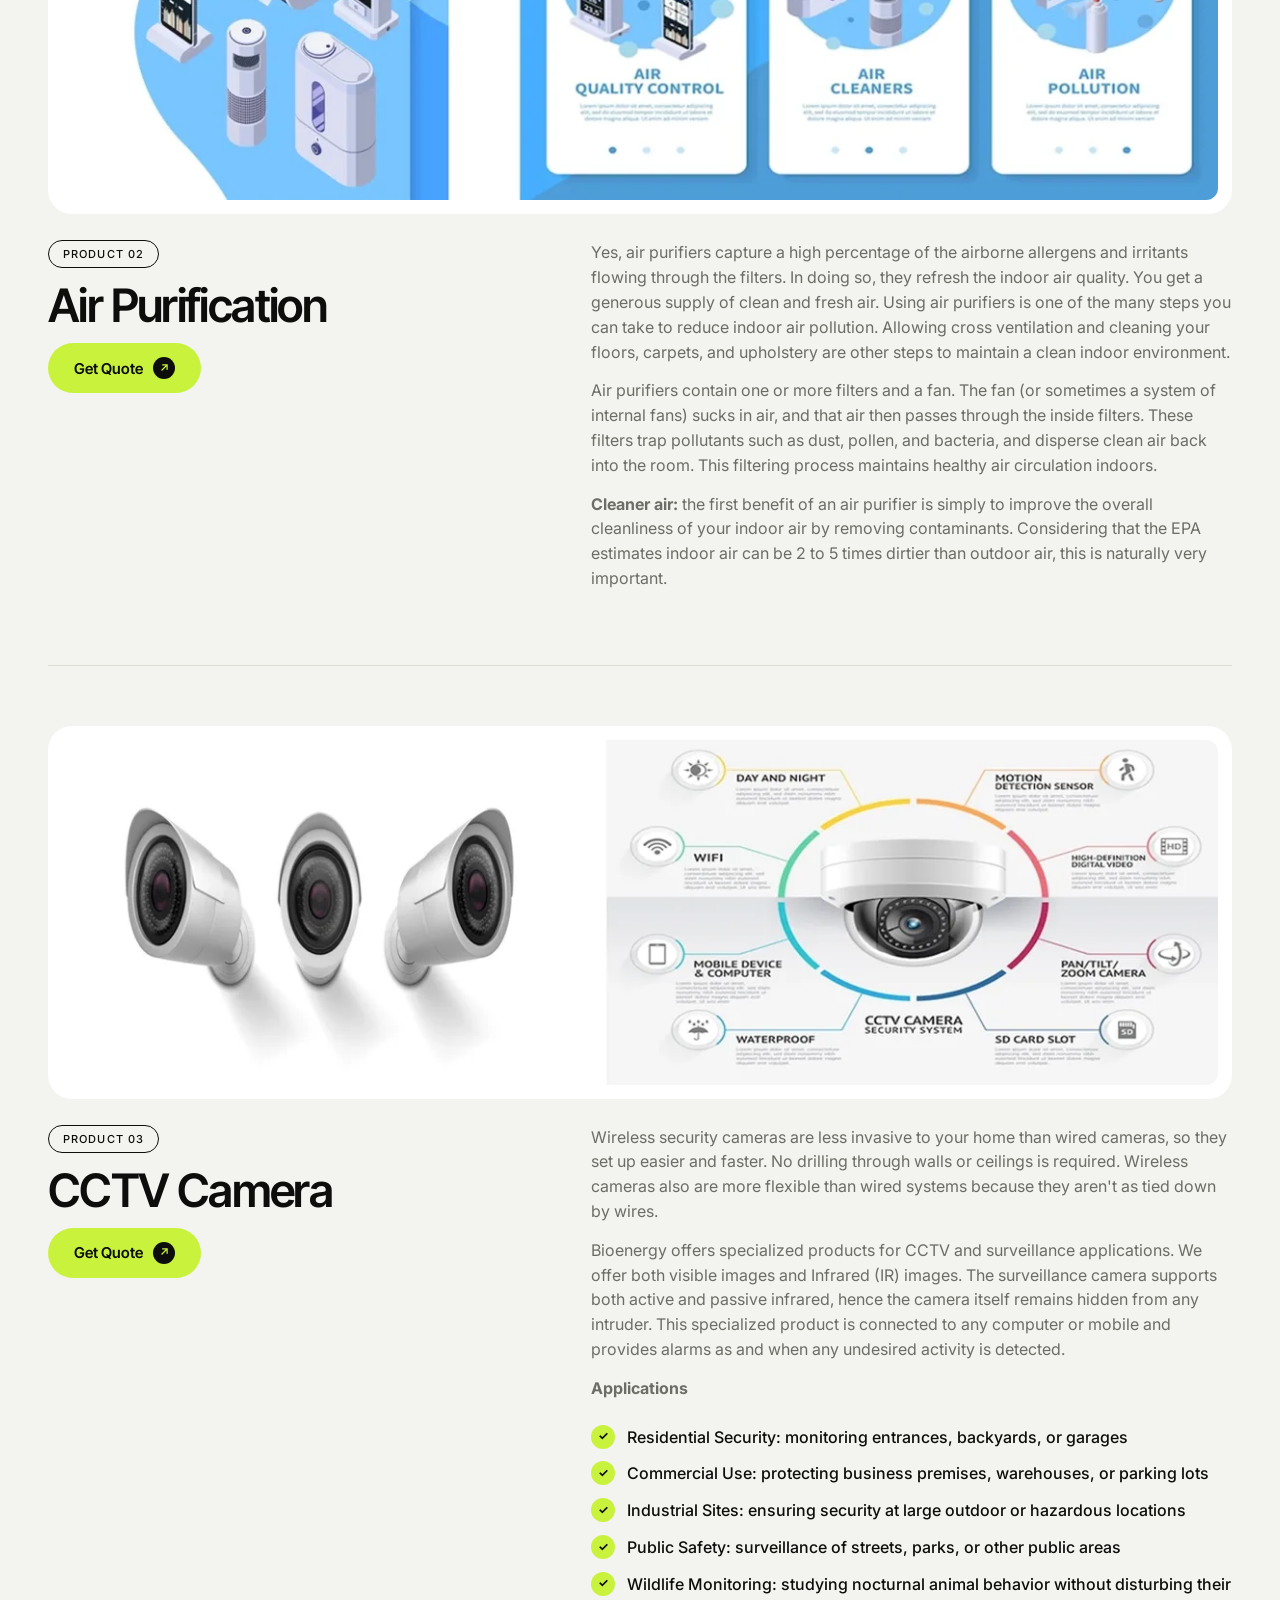
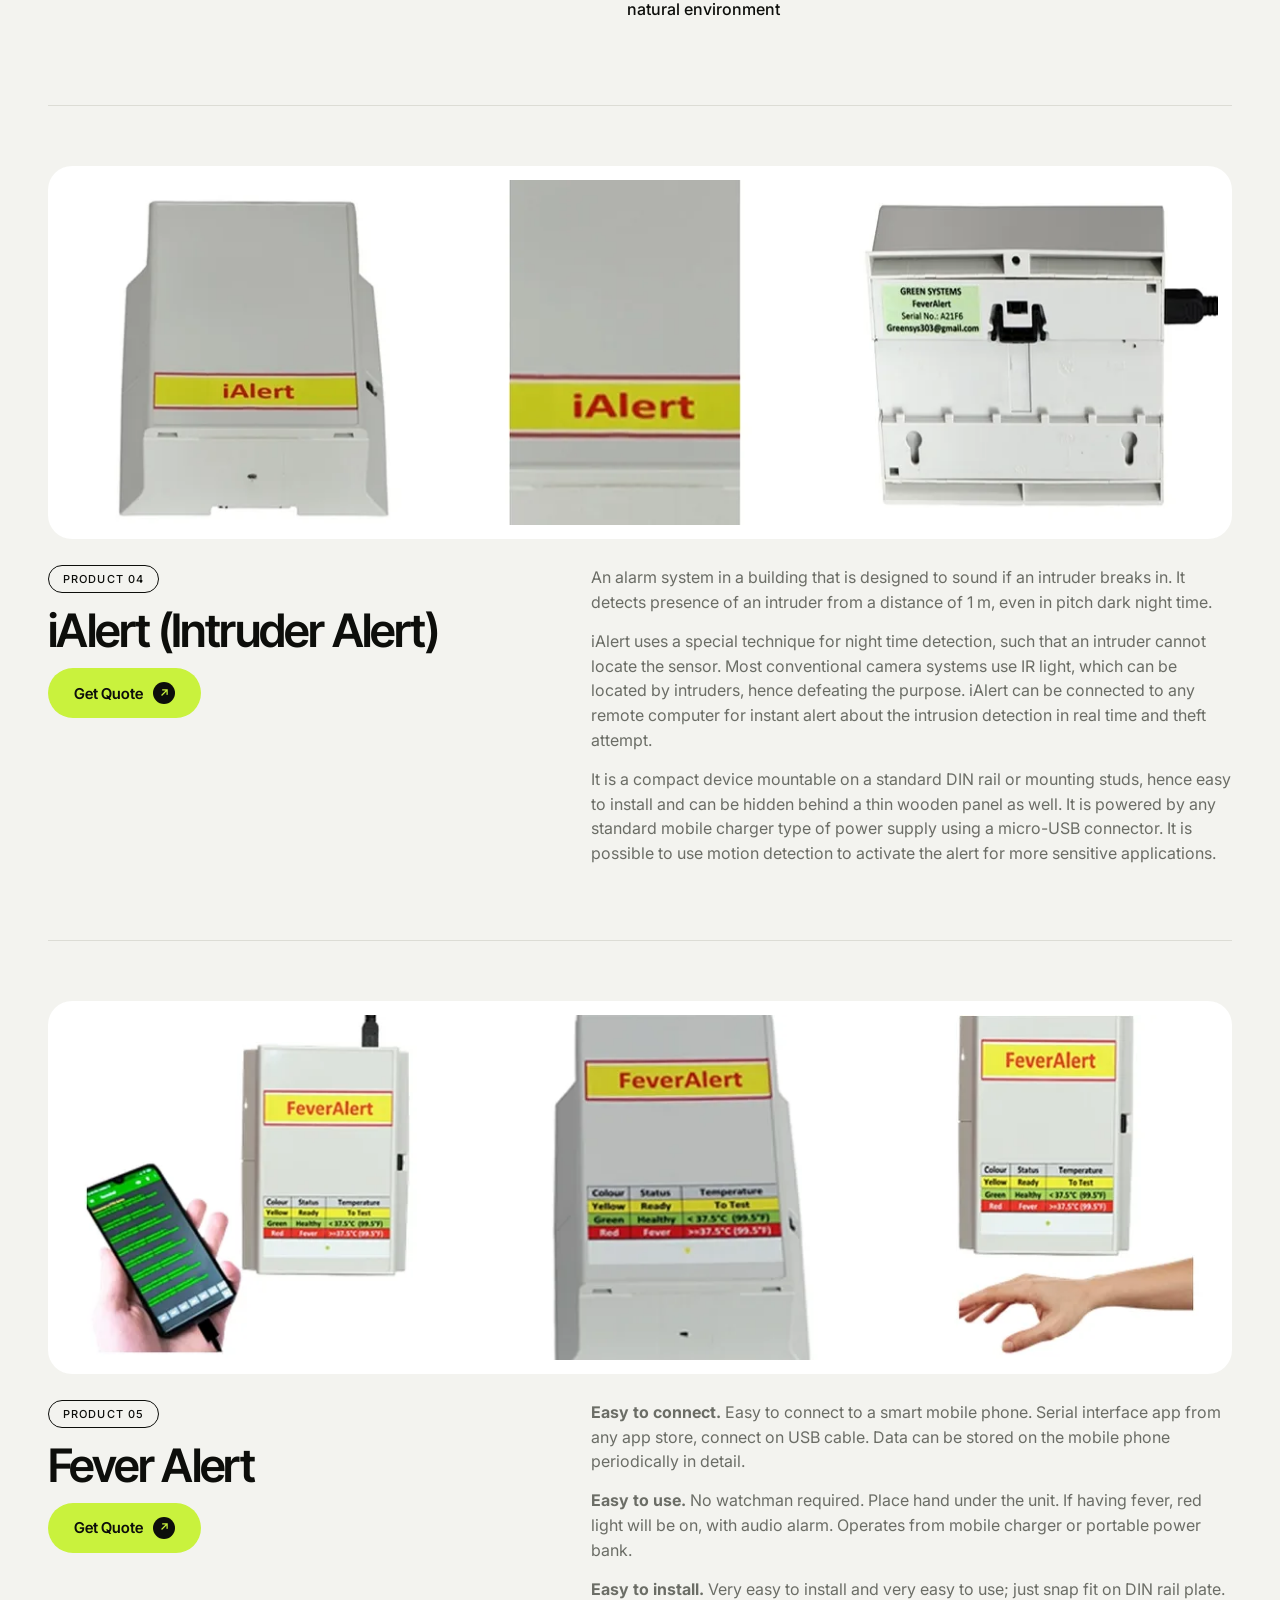
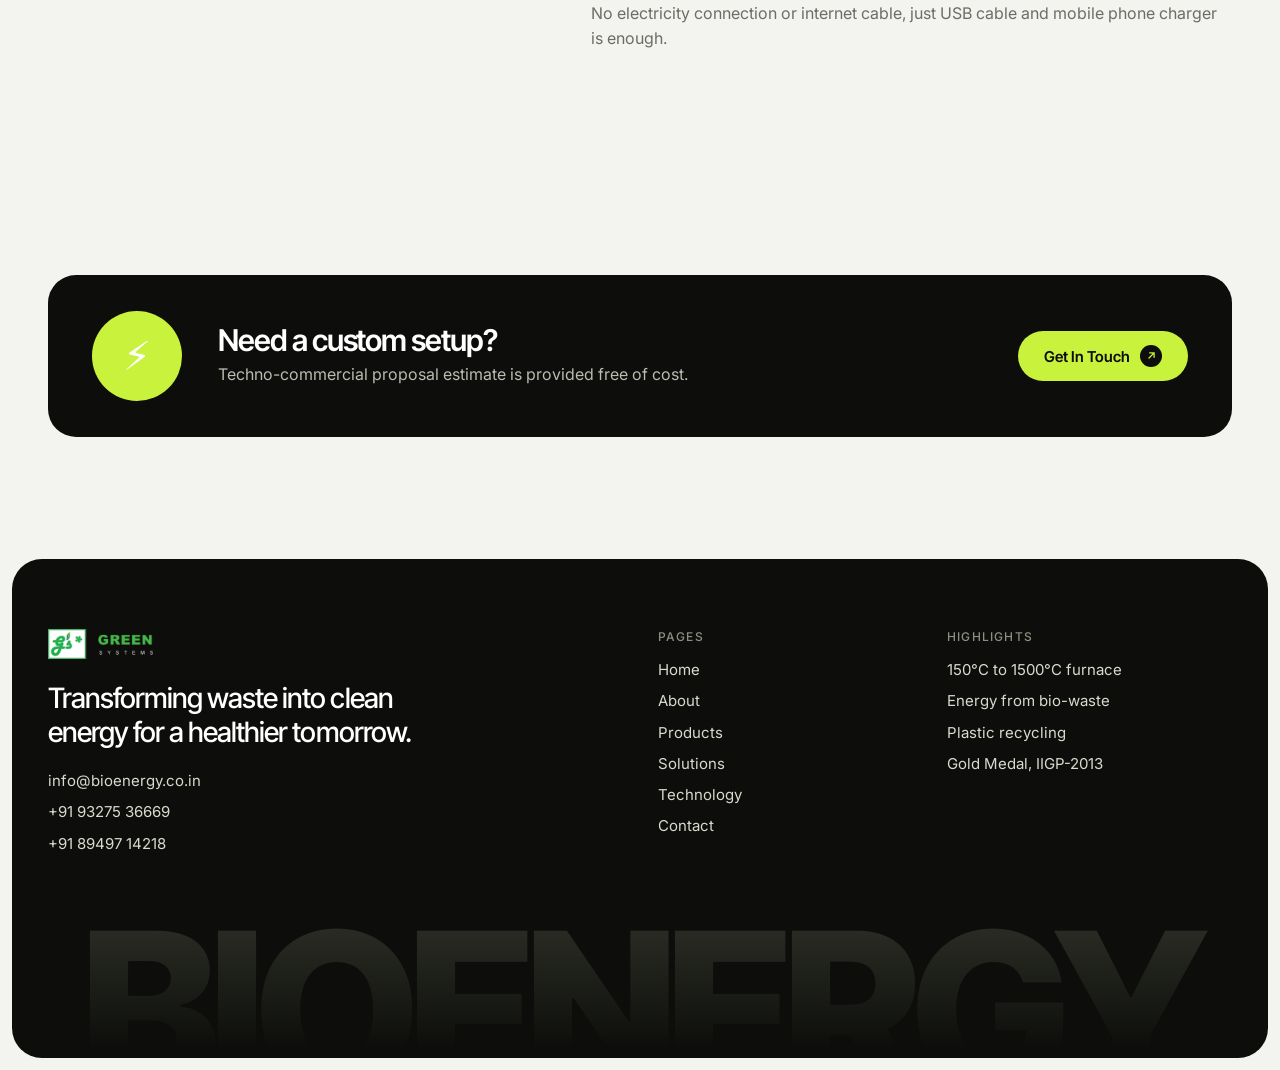
<file: products.html>
<!DOCTYPE html>
<html lang="en"><head><meta charset="utf-8"><meta name="viewport" content="width=device-width,initial-scale=1">
<title>Products | Green Systems – Bio Energy</title>
<meta name="description" content="Plastic recycle, air purification, CCTV camera, iAlert and Fever Alert.">
<link rel="icon" href="img/o/logo.png">
<link href="https://fonts.googleapis.com/css2?family=Inter+Tight:wght@500;600;700;800&family=Inter:wght@400;500;600&display=swap" rel="stylesheet">
<link rel="stylesheet" href="styles.css"><link rel="stylesheet" href="extra.css"></head>
<body>
<header class="ph"><div class="w"><span class="chip">Products</span><h1>Products that protect people and planet.</h1><p>Plastic recycling, air purification, CCTV, iAlert intruder alert and Fever Alert.</p></div></header>
<section style="padding-top:10px"><div class="w"><div class="tabs"><a href="#plastic">Plastic Recycle</a><a href="#air">Air Purification</a><a href="#cctv">CCTV Camera</a><a href="#ialert">iAlert</a><a href="#fever">Fever Alert</a></div><div class="prodrow rv" id="plastic"><div class="pcols"><div><span class="chip">Product 01</span><h2>Plastic Recycle</h2><a class="btn lime" href="contact.html">Get Quote <span class="ar">↗</span></a><div style="margin-top:26px"><div class="sq"><img src="img/o/recycling.webp" alt="Plastic Recycle" loading="lazy"></div></div></div><div><p>Recycling can help reduce the quantities of solid waste deposited in landfills, which have become increasingly expensive. Recycling also reduces the pollution of air, water, and land resulting from waste disposal. There are two broad types of recycling operations: internal and external.</p><p>Plastic recycling is basically a thermal process wherein waste plastic is melted and extruded in the form of plastic pellets. Bioenergy offers a cost effective thermal furnace for waste plastic melting at the desired temperature.</p><p>The furnace uses waste organic fuel instead of fossil fuels, hence no pollution and zero dioxins are produced in the thermal furnace offered by Bioenergy. It recycles any type of plastic at lower cost than the existing methods.</p></div></div></div><div class="prodrow rv" id="air"><div class="banner"><img src="img/o/product4.webp" alt="Air Purification" loading="lazy"></div><div class="pcols"><div><span class="chip">Product 02</span><h2>Air Purification</h2><a class="btn lime" href="contact.html">Get Quote <span class="ar">↗</span></a></div><div><p>Yes, air purifiers capture a high percentage of the airborne allergens and irritants flowing through the filters. In doing so, they refresh the indoor air quality. You get a generous supply of clean and fresh air. Using air purifiers is one of the many steps you can take to reduce indoor air pollution. Allowing cross ventilation and cleaning your floors, carpets, and upholstery are other steps to maintain a clean indoor environment.</p><p>Air purifiers contain one or more filters and a fan. The fan (or sometimes a system of internal fans) sucks in air, and that air then passes through the inside filters. These filters trap pollutants such as dust, pollen, and bacteria, and disperse clean air back into the room. This filtering process maintains healthy air circulation indoors.</p><p><b>Cleaner air:</b> the first benefit of an air purifier is simply to improve the overall cleanliness of your indoor air by removing contaminants. Considering that the EPA estimates indoor air can be 2 to 5 times dirtier than outdoor air, this is naturally very important.</p></div></div></div><div class="prodrow rv" id="cctv"><div class="banner"><img src="img/o/product3.webp" alt="CCTV Camera" loading="lazy"></div><div class="pcols"><div><span class="chip">Product 03</span><h2>CCTV Camera</h2><a class="btn lime" href="contact.html">Get Quote <span class="ar">↗</span></a></div><div><p>Wireless security cameras are less invasive to your home than wired cameras, so they set up easier and faster. No drilling through walls or ceilings is required. Wireless cameras also are more flexible than wired systems because they aren't as tied down by wires.</p><p>Bioenergy offers specialized products for CCTV and surveillance applications. We offer both visible images and Infrared (IR) images. The surveillance camera supports both active and passive infrared, hence the camera itself remains hidden from any intruder. This specialized product is connected to any computer or mobile and provides alarms as and when any undesired activity is detected.</p><p><b>Applications</b></p><ul class="checks"><li>Residential Security: monitoring entrances, backyards, or garages</li><li>Commercial Use: protecting business premises, warehouses, or parking lots</li><li>Industrial Sites: ensuring security at large outdoor or hazardous locations</li><li>Public Safety: surveillance of streets, parks, or other public areas</li><li>Wildlife Monitoring: studying nocturnal animal behavior without disturbing their natural environment</li></ul></div></div></div><div class="prodrow rv" id="ialert"><div class="banner"><img src="img/o/product2.webp" alt="iAlert (Intruder Alert)" loading="lazy"></div><div class="pcols"><div><span class="chip">Product 04</span><h2>iAlert (Intruder Alert)</h2><a class="btn lime" href="contact.html">Get Quote <span class="ar">↗</span></a></div><div><p>An alarm system in a building that is designed to sound if an intruder breaks in. It detects presence of an intruder from a distance of 1 m, even in pitch dark night time.</p><p>iAlert uses a special technique for night time detection, such that an intruder cannot locate the sensor. Most conventional camera systems use IR light, which can be located by intruders, hence defeating the purpose. iAlert can be connected to any remote computer for instant alert about the intrusion detection in real time and theft attempt.</p><p>It is a compact device mountable on a standard DIN rail or mounting studs, hence easy to install and can be hidden behind a thin wooden panel as well. It is powered by any standard mobile charger type of power supply using a micro-USB connector. It is possible to use motion detection to activate the alert for more sensitive applications.</p></div></div></div><div class="prodrow rv" id="fever"><div class="banner"><img src="img/o/product1.webp" alt="Fever Alert" loading="lazy"></div><div class="pcols"><div><span class="chip">Product 05</span><h2>Fever Alert</h2><a class="btn lime" href="contact.html">Get Quote <span class="ar">↗</span></a></div><div><p><b>Easy to connect.</b> Easy to connect to a smart mobile phone. Serial interface app from any app store, connect on USB cable. Data can be stored on the mobile phone periodically in detail.</p><p><b>Easy to use.</b> No watchman required. Place hand under the unit. If having fever, red light will be on, with audio alarm. Operates from mobile charger or portable power bank.</p><p><b>Easy to install.</b> Very easy to install and very easy to use; just snap fit on DIN rail plate. No electricity connection or internet cable, just USB cable and mobile phone charger is enough.</p></div></div></div></div></section><section style="padding-top:40px"><div class="w"><div class="aw rv" style="background:var(--ink);color:#fff"><div class="m">⚡</div><div><h3>Need a custom setup?</h3><p style="color:#b9bcae">Techno-commercial proposal estimate is provided free of cost.</p></div><a class="btn lime" href="contact.html">Get In Touch <span class="ar">↗</span></a></div></div></section>
<script src="app.js"></script>
</body></html>
</file>
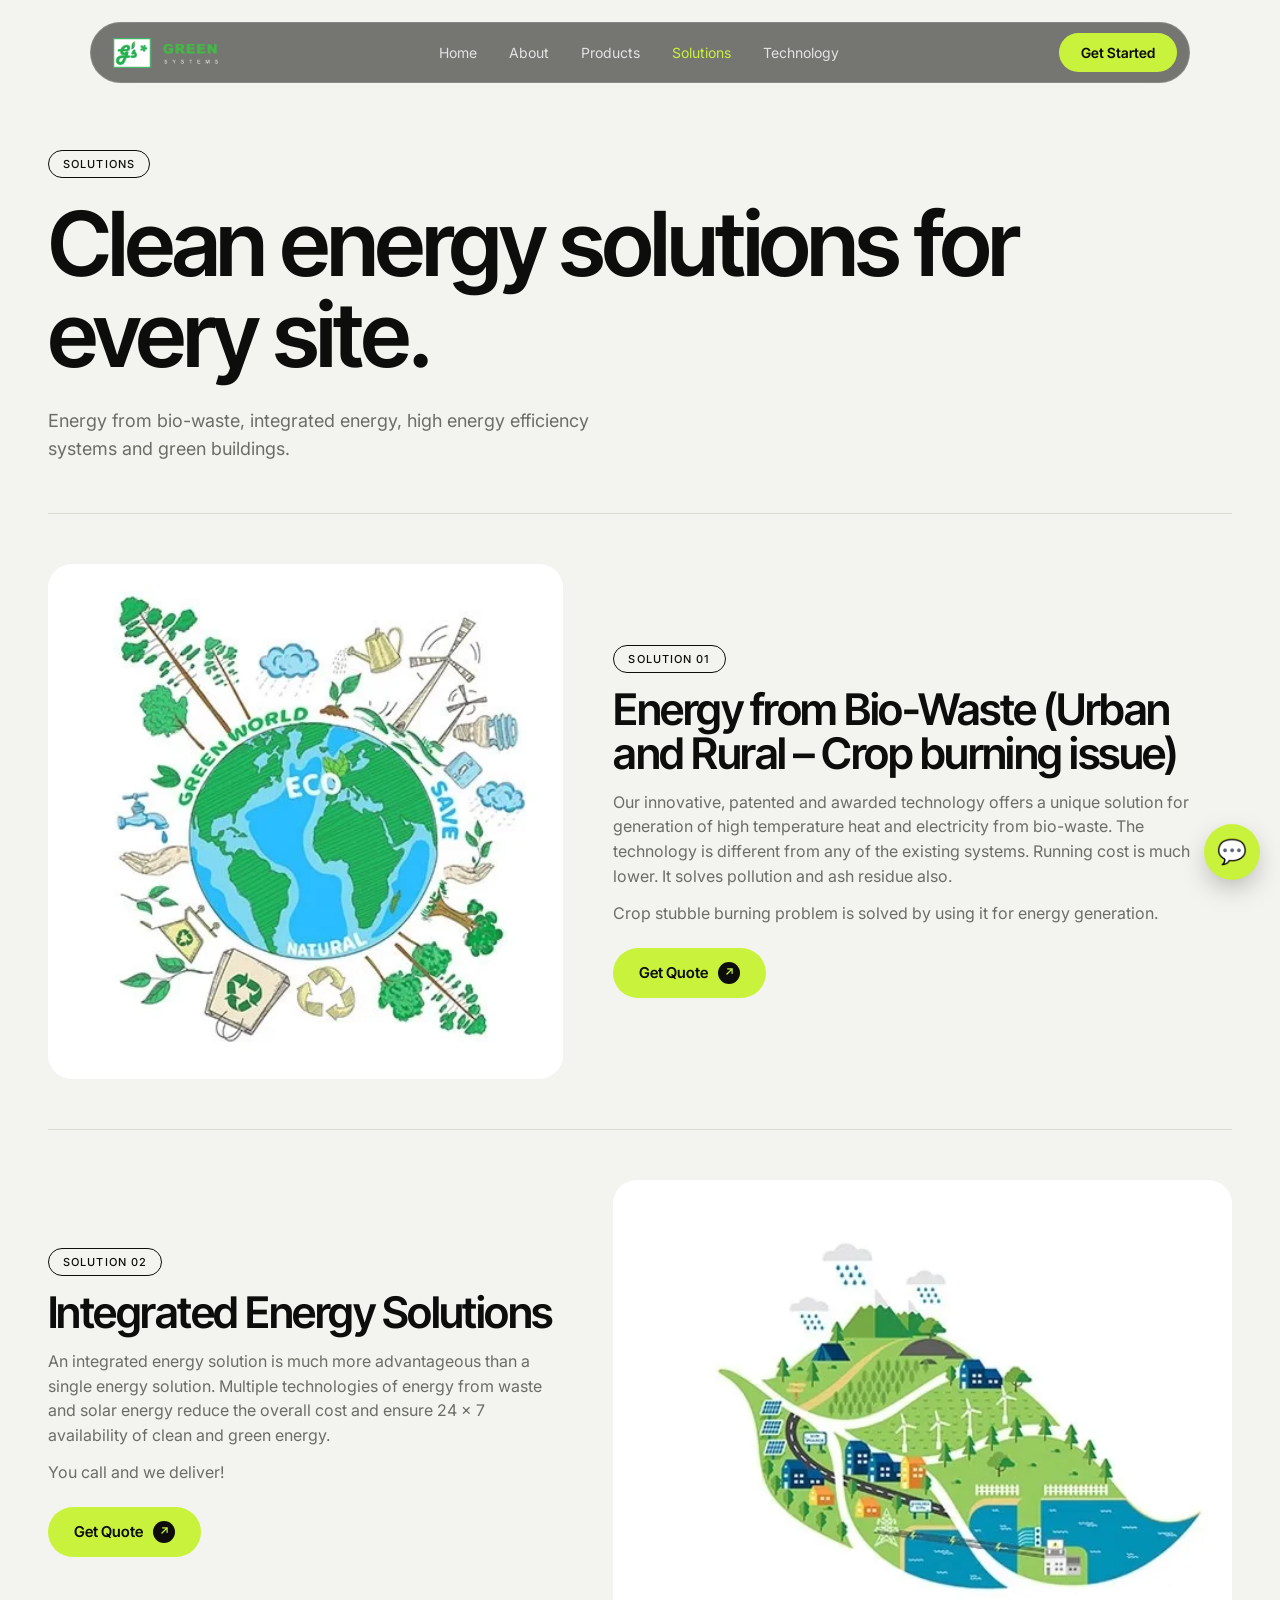
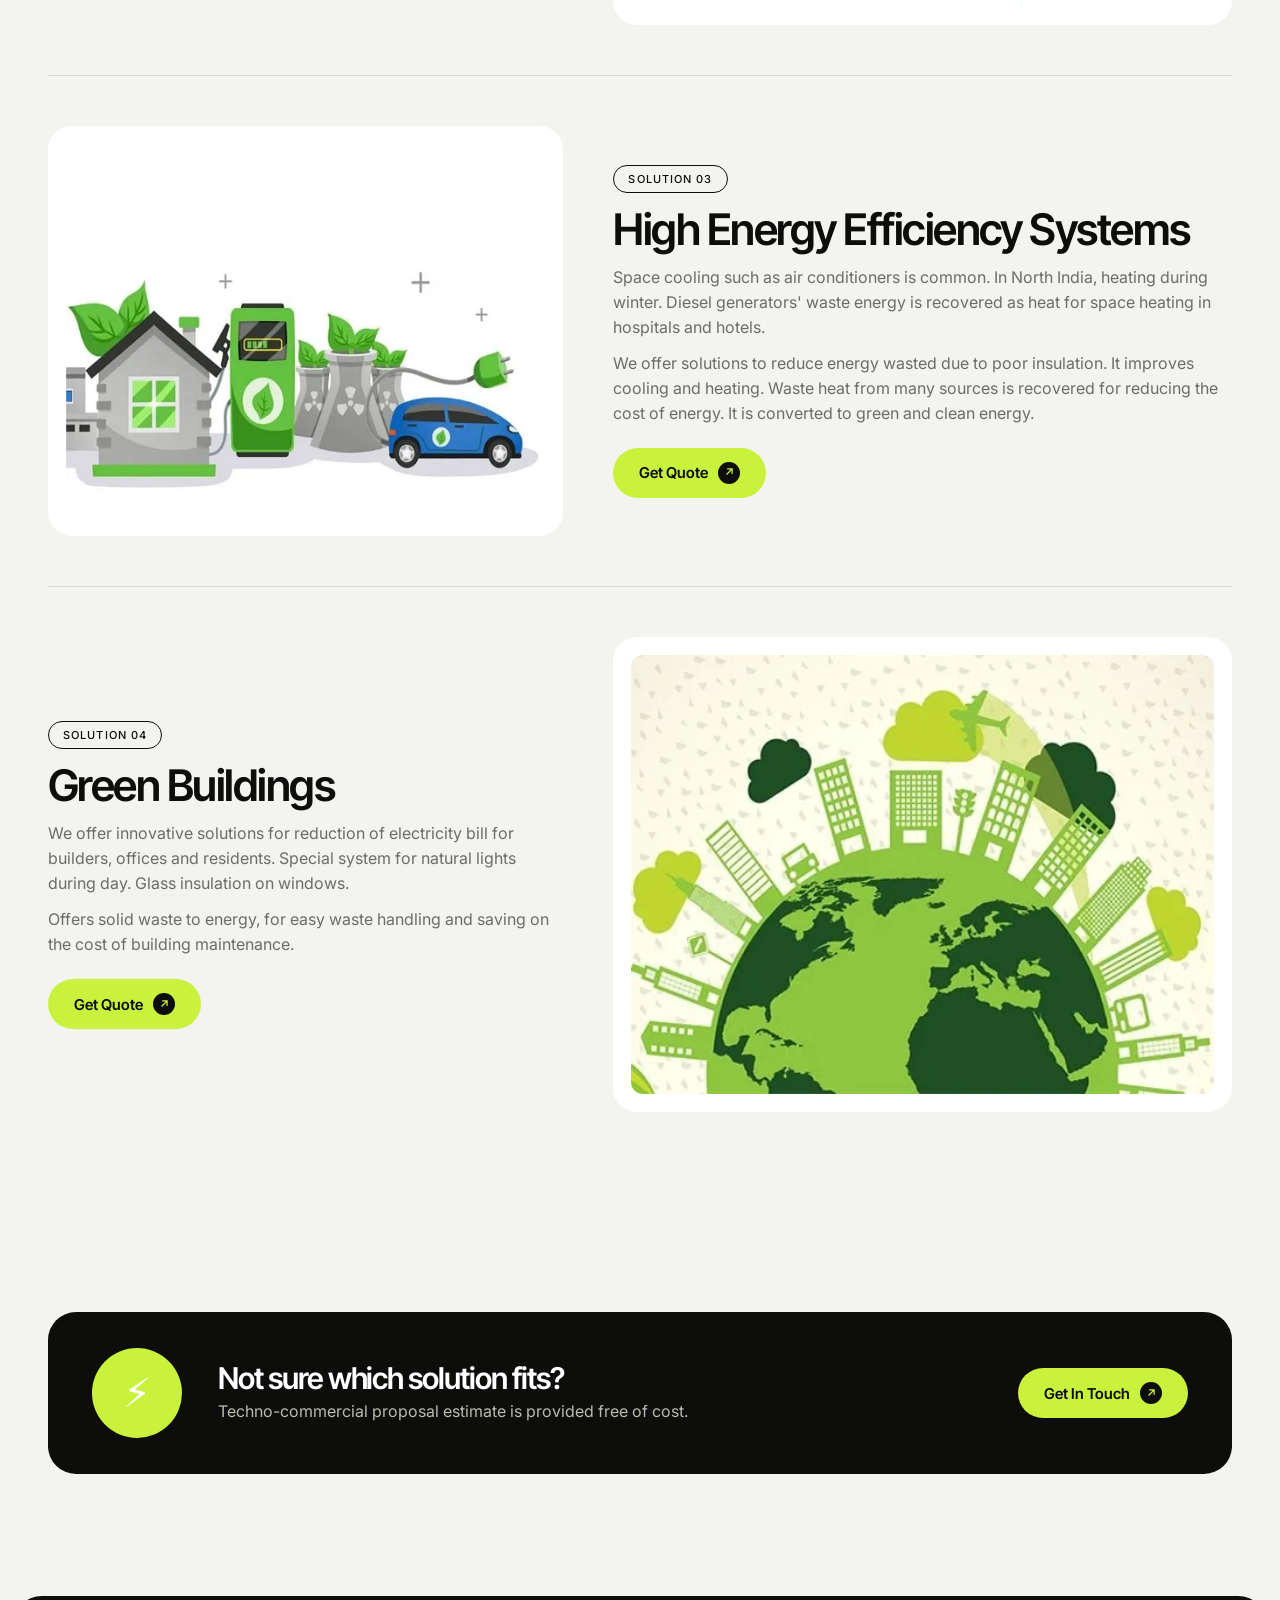
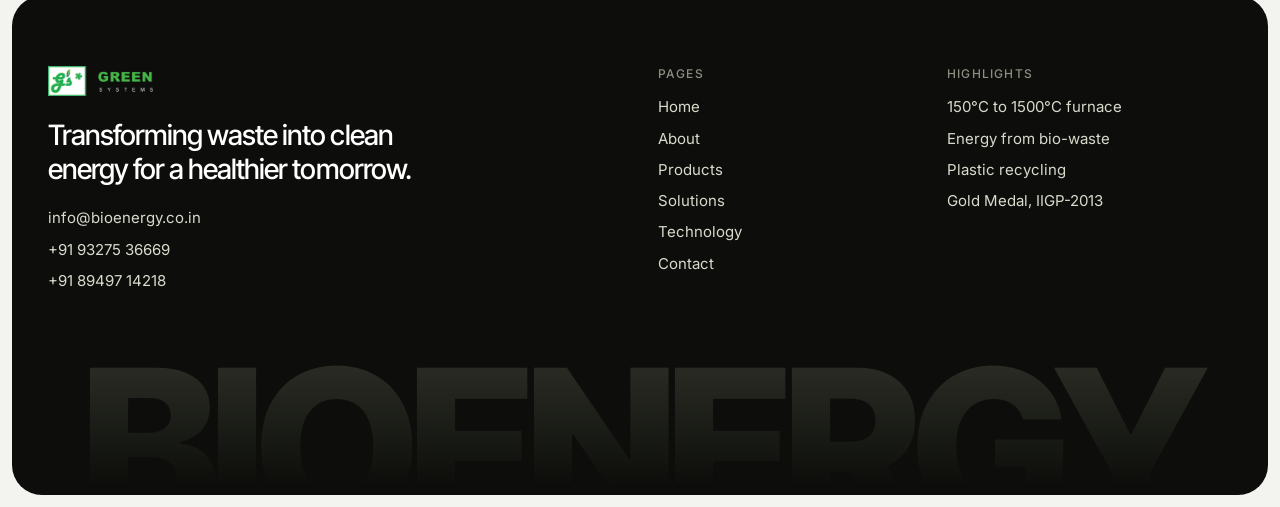
<file: solutions.html>
<!DOCTYPE html>
<html lang="en"><head><meta charset="utf-8"><meta name="viewport" content="width=device-width,initial-scale=1">
<title>Solutions | Green Systems – Bio Energy</title>
<meta name="description" content="Energy from bio-waste, integrated energy, high energy efficiency and green buildings.">
<link rel="icon" href="img/o/logo.png">
<link href="https://fonts.googleapis.com/css2?family=Inter+Tight:wght@500;600;700;800&family=Inter:wght@400;500;600&display=swap" rel="stylesheet">
<link rel="stylesheet" href="styles.css"><link rel="stylesheet" href="extra.css"></head>
<body>
<header class="ph"><div class="w"><span class="chip">Solutions</span><h1>Clean energy solutions for every site.</h1><p>Energy from bio-waste, integrated energy, high energy efficiency systems and green buildings.</p></div></header>
<section style="padding-top:10px"><div class="w"><div class="trow rv"><div class="tim"><img src="img/o/soln1.webp" alt="Energy from Bio-Waste (Urban and Rural – Crop burning issue)" loading="lazy"></div><div><span class="chip">Solution 01</span><h2>Energy from Bio-Waste (Urban and Rural – Crop burning issue)</h2><p>Our innovative, patented and awarded technology offers a unique solution for generation of high temperature heat and electricity from bio-waste. The technology is different from any of the existing systems. Running cost is much lower. It solves pollution and ash residue also.</p><p>Crop stubble burning problem is solved by using it for energy generation.</p><a class="btn lime" href="contact.html" style="margin-top:10px">Get Quote <span class="ar">↗</span></a></div></div><div class="trow rv flip"><div class="tim"><img src="img/o/soln2.webp" alt="Integrated Energy Solutions" loading="lazy"></div><div><span class="chip">Solution 02</span><h2>Integrated Energy Solutions</h2><p>An integrated energy solution is much more advantageous than a single energy solution. Multiple technologies of energy from waste and solar energy reduce the overall cost and ensure 24 x 7 availability of clean and green energy.</p><p>You call and we deliver!</p><a class="btn lime" href="contact.html" style="margin-top:10px">Get Quote <span class="ar">↗</span></a></div></div><div class="trow rv"><div class="tim"><img src="img/o/soln3.webp" alt="High Energy Efficiency Systems" loading="lazy"></div><div><span class="chip">Solution 03</span><h2>High Energy Efficiency Systems</h2><p>Space cooling such as air conditioners is common. In North India, heating during winter. Diesel generators' waste energy is recovered as heat for space heating in hospitals and hotels.</p><p>We offer solutions to reduce energy wasted due to poor insulation. It improves cooling and heating. Waste heat from many sources is recovered for reducing the cost of energy. It is converted to green and clean energy.</p><a class="btn lime" href="contact.html" style="margin-top:10px">Get Quote <span class="ar">↗</span></a></div></div><div class="trow rv flip"><div class="tim"><img src="img/o/soln4.webp" alt="Green Buildings" loading="lazy"></div><div><span class="chip">Solution 04</span><h2>Green Buildings</h2><p>We offer innovative solutions for reduction of electricity bill for builders, offices and residents. Special system for natural lights during day. Glass insulation on windows.</p><p>Offers solid waste to energy, for easy waste handling and saving on the cost of building maintenance.</p><a class="btn lime" href="contact.html" style="margin-top:10px">Get Quote <span class="ar">↗</span></a></div></div></div></section><section style="padding-top:40px"><div class="w"><div class="aw rv" style="background:var(--ink);color:#fff"><div class="m">⚡</div><div><h3>Not sure which solution fits?</h3><p style="color:#b9bcae">Techno-commercial proposal estimate is provided free of cost.</p></div><a class="btn lime" href="contact.html">Get In Touch <span class="ar">↗</span></a></div></div></section>
<script src="app.js"></script>
</body></html>
</file>
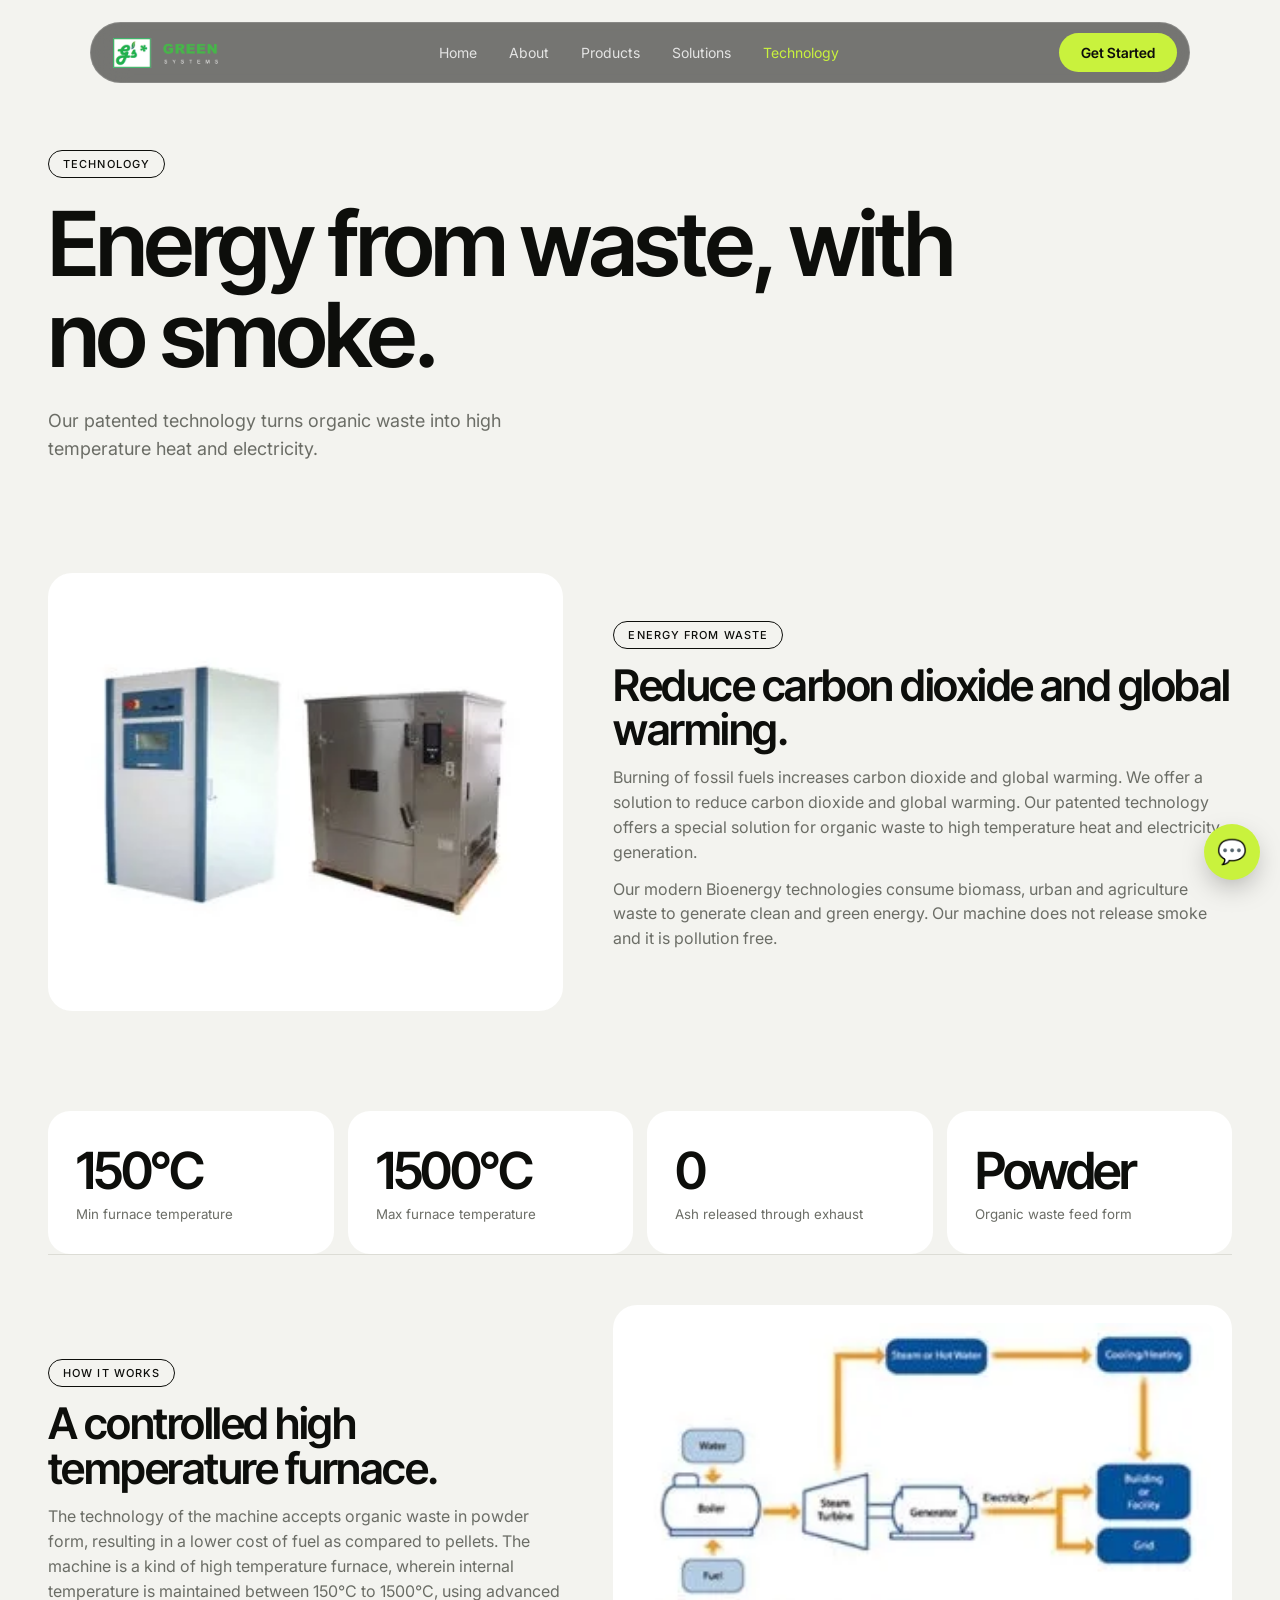
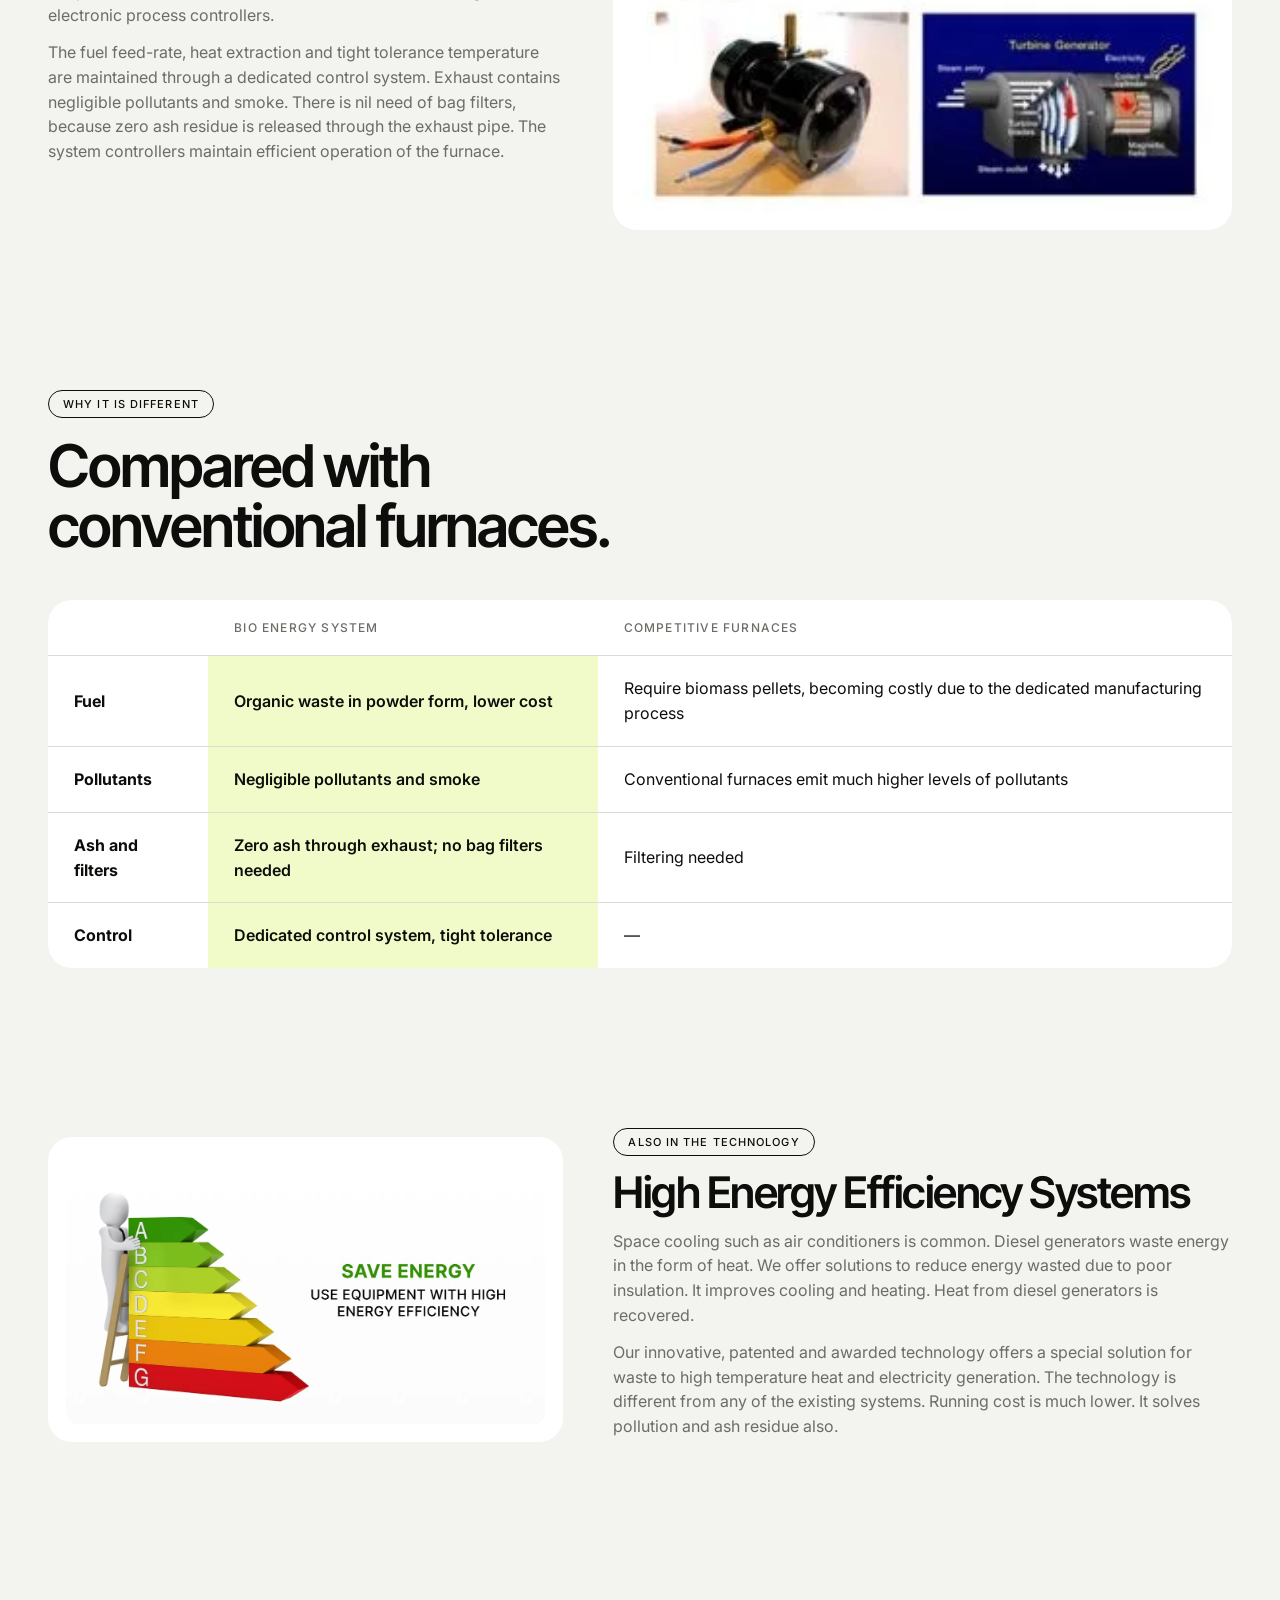
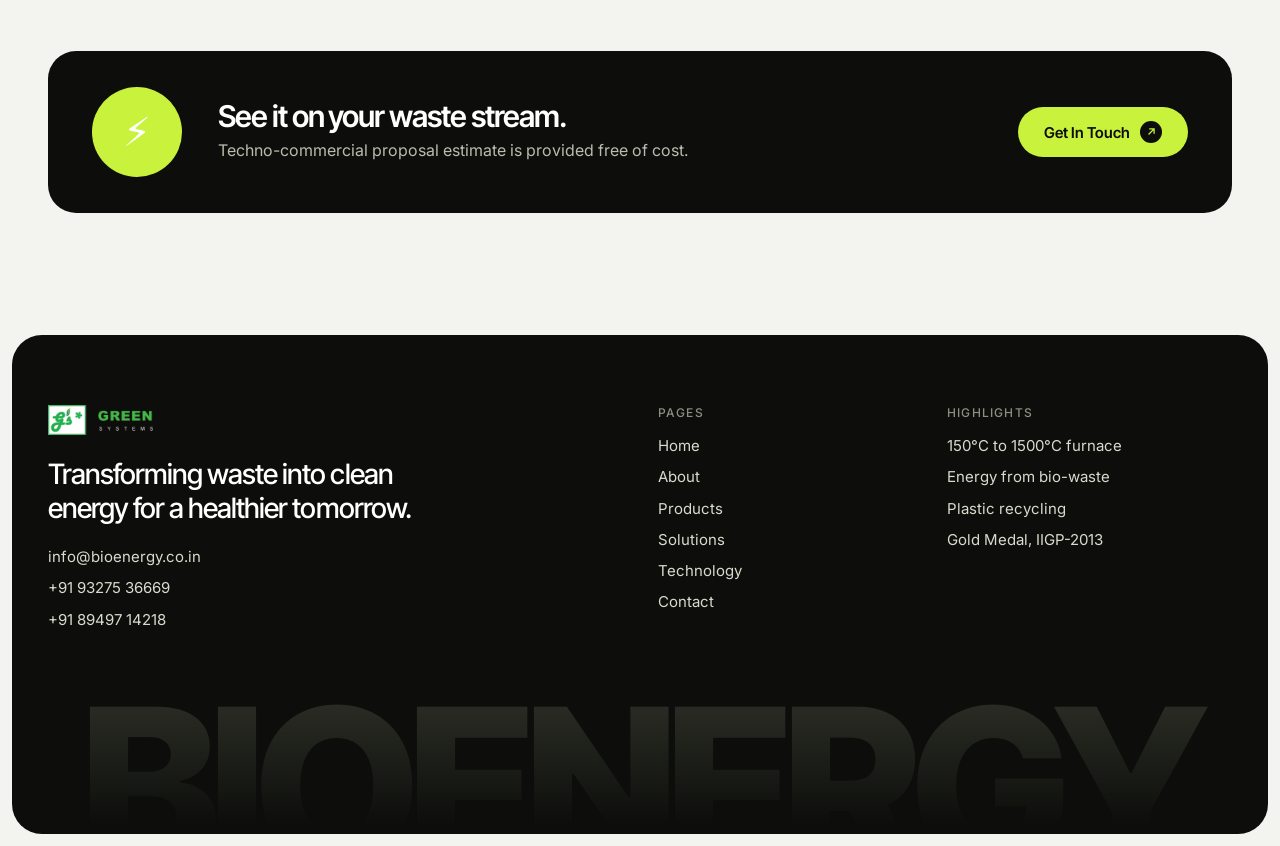
<file: technology.html>
<!DOCTYPE html>
<html lang="en"><head><meta charset="utf-8"><meta name="viewport" content="width=device-width,initial-scale=1">
<title>Technology | Green Systems – Bio Energy</title>
<meta name="description" content="Patented high temperature furnace: energy from waste with no smoke.">
<link rel="icon" href="img/o/logo.png">
<link href="https://fonts.googleapis.com/css2?family=Inter+Tight:wght@500;600;700;800&family=Inter:wght@400;500;600&display=swap" rel="stylesheet">
<link rel="stylesheet" href="styles.css"><link rel="stylesheet" href="extra.css"></head>
<body>
<header class="ph"><div class="w"><span class="chip">Technology</span><h1>Energy from waste, with no smoke.</h1><p>Our patented technology turns organic waste into high temperature heat and electricity.</p></div></header>

<section style="padding-top:20px"><div class="w"><div class="trow rv" style="border:0"><div class="tim"><img src="img/o/tech-machine.webp" alt="High temperature furnace" loading="lazy"></div><div><span class="chip">Energy from waste</span><h2>Reduce carbon dioxide and global warming.</h2>
<p>Burning of fossil fuels increases carbon dioxide and global warming. We offer a solution to reduce carbon dioxide and global warming. Our patented technology offers a special solution for organic waste to high temperature heat and electricity generation.</p>
<p>Our modern Bioenergy technologies consume biomass, urban and agriculture waste to generate clean and green energy. Our machine does not release smoke and it is pollution free.</p></div></div>
<div class="spec rv"><div><b>150°C</b><small>Min furnace temperature</small></div><div><b>1500°C</b><small>Max furnace temperature</small></div><div><b>0</b><small>Ash released through exhaust</small></div><div><b>Powder</b><small>Organic waste feed form</small></div></div>
<div class="trow flip rv"><div class="tim"><img src="img/o/tech-flow.webp" alt="Steam turbine and generator flow" loading="lazy"></div><div><span class="chip">How it works</span><h2>A controlled high temperature furnace.</h2>
<p>The technology of the machine accepts organic waste in powder form, resulting in a lower cost of fuel as compared to pellets. The machine is a kind of high temperature furnace, wherein internal temperature is maintained between 150°C to 1500°C, using advanced electronic process controllers.</p>
<p>The fuel feed-rate, heat extraction and tight tolerance temperature are maintained through a dedicated control system. Exhaust contains negligible pollutants and smoke. There is nil need of bag filters, because zero ash residue is released through the exhaust pipe. The system controllers maintain efficient operation of the furnace.</p></div></div></div></section>
<section style="padding-top:0"><div class="w"><div class="head2"><div><span class="chip">Why it is different</span><h2 style="margin-top:18px">Compared with conventional furnaces.</h2></div></div>
<table class="cmp rv"><tr><th></th><th>Bio Energy system</th><th>Competitive furnaces</th></tr>
<tr><td><b>Fuel</b></td><td class="h">Organic waste in powder form, lower cost</td><td>Require biomass pellets, becoming costly due to the dedicated manufacturing process</td></tr>
<tr><td><b>Pollutants</b></td><td class="h">Negligible pollutants and smoke</td><td>Conventional furnaces emit much higher levels of pollutants</td></tr>
<tr><td><b>Ash and filters</b></td><td class="h">Zero ash through exhaust; no bag filters needed</td><td>Filtering needed</td></tr>
<tr><td><b>Control</b></td><td class="h">Dedicated control system, tight tolerance</td><td>—</td></tr></table></div></section>
<section style="padding-top:0"><div class="w"><div class="trow rv" style="border-top:0"><div class="tim"><img src="img/o/energy-eff.webp" alt="Save energy, use equipment with high energy efficiency" loading="lazy"></div><div><span class="chip">Also in the technology</span><h2>High Energy Efficiency Systems</h2>
<p>Space cooling such as air conditioners is common. Diesel generators waste energy in the form of heat. We offer solutions to reduce energy wasted due to poor insulation. It improves cooling and heating. Heat from diesel generators is recovered.</p>
<p>Our innovative, patented and awarded technology offers a special solution for waste to high temperature heat and electricity generation. The technology is different from any of the existing systems. Running cost is much lower. It solves pollution and ash residue also.</p></div></div></div></section>
<section style="padding-top:40px"><div class="w"><div class="aw rv" style="background:var(--ink);color:#fff"><div class="m">⚡</div><div><h3>See it on your waste stream.</h3><p style="color:#b9bcae">Techno-commercial proposal estimate is provided free of cost.</p></div><a class="btn lime" href="contact.html">Get In Touch <span class="ar">↗</span></a></div></div></section>
<script src="app.js"></script>
</body></html>
</file>
<file: styles.css>
:root{--bg:#f3f3ef;--ink:#0d0e0b;--lime:#c9f23d;--lime2:#b4de22;--mut:#6b6d66;--card:#fff;--line:#dcdcd5;--soft:#e9e9e3}
*{box-sizing:border-box;margin:0;padding:0}
html{scroll-behavior:smooth}
body{font-family:Inter,system-ui,sans-serif;background:var(--bg);color:var(--ink);line-height:1.55;-webkit-font-smoothing:antialiased}
h1,h2,h3,h4,.d{font-family:"Inter Tight",Inter,sans-serif;letter-spacing:-.035em;line-height:1.02;font-weight:600}
a{color:inherit;text-decoration:none}
img{display:block;max-width:100%}
.w{max-width:1240px;margin:0 auto;padding:0 28px}
section{padding:110px 0}
.chip{display:inline-block;padding:6px 14px;border:1px solid var(--ink);border-radius:99px;font:500 11px Inter;letter-spacing:.1em;text-transform:uppercase}
.btn{display:inline-flex;align-items:center;gap:10px;padding:14px 26px;border-radius:99px;font:600 15px "Inter Tight";border:0;cursor:pointer;transition:.25s}
.btn.lime{background:var(--lime);color:var(--ink)}.btn.lime:hover{background:var(--lime2);transform:translateY(-2px)}
.btn.dark{background:var(--ink);color:#fff}.btn.dark:hover{background:#26281f}
.btn.line{border:1.5px solid var(--ink)}.btn.line:hover{background:var(--ink);color:#fff}
.btn .ar{width:22px;height:22px;border-radius:50%;background:var(--ink);color:var(--lime);display:grid;place-items:center;font-size:12px}
/* nav pill */
nav{position:fixed;top:22px;left:50%;transform:translateX(-50%);z-index:50;width:min(1100px,calc(100% - 40px))}
.pill{display:flex;align-items:center;justify-content:space-between;padding:10px 12px 10px 22px;border-radius:99px;background:rgba(13,14,11,.55);backdrop-filter:blur(18px);-webkit-backdrop-filter:blur(18px);border:1px solid rgba(255,255,255,.14);color:#fff}
.logo{display:flex;align-items:center;gap:8px;font:700 17px "Inter Tight";letter-spacing:.04em}
.logo i{width:26px;height:26px;border-radius:8px;background:var(--lime);color:var(--ink);display:grid;place-items:center;font-style:normal;font-size:13px;font-weight:800}
.nl{display:flex;gap:32px;font-size:14px}
.nl a{opacity:.8}.nl a:hover,.nl a.act{opacity:1;color:var(--lime)}
.pill .btn{padding:11px 22px;font-size:14px}
.burger{display:none;background:none;border:0;color:#fff;font-size:24px;padding:0 10px}
/* hero */
.hero{margin:12px;border-radius:30px;position:relative;overflow:hidden;min-height:min(94vh,860px);display:flex;flex-direction:column;justify-content:flex-end;color:#fff;background:linear-gradient(180deg,rgba(0,0,0,.05) 30%,rgba(0,0,0,.6)),url(img/hero.jpg) center/cover}
.giant{position:absolute;top:70px;left:0;right:0;text-align:center;font:800 clamp(70px,19vw,300px)/.85 "Inter Tight";letter-spacing:-.05em;color:rgba(255,255,255,.82);-webkit-mask-image:linear-gradient(#000 35%,transparent 100%);mask-image:linear-gradient(#000 35%,transparent 100%);pointer-events:none;user-select:none}
.hero .in{position:relative;display:flex;justify-content:space-between;align-items:flex-end;gap:30px;padding:0 44px 44px}
.hero h1{font-size:clamp(34px,4.6vw,60px);max-width:640px;margin-bottom:20px;font-weight:600}
.hero p{max-width:520px;color:#e6eadc;font-size:15.5px;margin-bottom:26px}
.badge{width:170px;padding:18px;border-radius:20px;background:rgba(255,255,255,.2);backdrop-filter:blur(14px);border:1px solid rgba(255,255,255,.3);flex:none}
.badge b{display:block;font:600 40px "Inter Tight";letter-spacing:-.04em}
.badge small{font-size:13px;color:#eef3e4}
/* page head */
.ph{padding:150px 0 40px}
.ph h1{font-size:clamp(42px,7vw,96px);max-width:1000px;margin:20px 0 26px;font-weight:600}
.ph p{max-width:560px;color:var(--mut);font-size:18px}
.bigimg{height:clamp(260px,42vw,520px);border-radius:28px;background-size:cover;background-position:center;margin:30px 0 0}
/* statement */
.state{display:grid;grid-template-columns:1fr 2.2fr;gap:40px;align-items:start}
.state h2{font-size:clamp(28px,3.8vw,50px);font-weight:500;line-height:1.1}
.facts{display:flex;gap:12px;flex-wrap:wrap;margin-top:28px}
.facts span{padding:9px 16px;border-radius:99px;background:var(--soft);font-size:14px;font-weight:500}
.panel{display:grid;grid-template-columns:1fr 1.4fr;gap:20px;margin-top:60px;background:#e8e8e2;border-radius:28px;padding:20px}
.panel .a{background:#fff;border-radius:20px;padding:28px;display:flex;flex-direction:column;justify-content:space-between;gap:30px}
.panel .a .ic{width:46px;height:46px;border-radius:50%;background:var(--lime);display:grid;place-items:center;font-size:20px}
.panel .b{padding:20px 20px 20px 10px}
.panel .b small{color:var(--mut)}
.panel .b .n{font:600 clamp(70px,10vw,140px)/1 "Inter Tight";letter-spacing:-.06em;margin:6px 0 10px}
.panel .b p{color:var(--mut);max-width:520px;font-size:15px}
/* rows */
.rows{border-top:1px solid var(--line)}
details{border-bottom:1px solid var(--line);padding:26px 0}
summary{list-style:none;cursor:pointer;display:flex;justify-content:space-between;align-items:center;gap:20px;font:500 clamp(20px,2.2vw,28px) "Inter Tight";letter-spacing:-.025em}
summary::-webkit-details-marker{display:none}
summary .tg{width:36px;height:36px;flex:none;border-radius:50%;border:1px solid var(--ink);display:grid;place-items:center;font-size:14px;transition:.3s}
details[open] summary .tg{background:var(--lime);transform:rotate(180deg)}
details .bd{display:grid;grid-template-columns:1fr 1.4fr;gap:40px;padding-top:18px;color:var(--mut);max-width:1000px}
details .bd p{font-size:16px}
.head2{display:flex;justify-content:space-between;align-items:flex-end;gap:30px;margin-bottom:44px;flex-wrap:wrap}
.head2 h2{font-size:clamp(34px,4.6vw,64px);max-width:700px;font-weight:600}
/* cards strip */
.strip{display:flex;gap:16px;overflow-x:auto;scroll-snap-type:x mandatory;padding-bottom:10px}
.strip::-webkit-scrollbar{height:0}
.pc{flex:0 0 clamp(240px,26vw,300px);height:380px;border-radius:22px;position:relative;overflow:hidden;scroll-snap-align:start;color:#fff;background:#222}
.pc img{position:absolute;inset:0;width:100%;height:100%;object-fit:cover;transition:transform .8s}
.pc:hover img{transform:scale(1.06)}
.pc:after{content:"";position:absolute;inset:0;background:linear-gradient(transparent 50%,rgba(0,0,0,.75))}
.pc div{position:absolute;left:20px;right:20px;bottom:18px;z-index:2;font:500 18px "Inter Tight";letter-spacing:-.02em;line-height:1.15}
.pc small{display:block;font:400 12.5px Inter;opacity:.8;margin-top:6px;letter-spacing:0}
/* dark calc */
.dark{background:var(--ink);color:#fff;border-radius:34px;margin:0 12px;padding:90px 0}
.dark .chip{border-color:#fff}
.dark h2{font-size:clamp(34px,4.6vw,64px);margin:18px 0 14px}
.dark .lead{color:#b9bcae;max-width:520px}
.cg{display:grid;grid-template-columns:1fr 1.1fr;gap:60px;margin-top:50px;align-items:center}
.cg label{display:flex;justify-content:space-between;font:500 15px "Inter Tight";margin-bottom:12px}
.cg label b{color:var(--lime);font-size:28px;letter-spacing:-.03em}
input[type=range]{width:100%;accent-color:var(--lime);height:6px}
select,input[type=text],input[type=email],input[type=tel],textarea{width:100%;padding:16px 18px;border-radius:14px;border:1px solid var(--line);font:inherit;background:#fff;color:var(--ink);margin-bottom:12px}
.dark select{background:#1c1d18;border-color:#33352c;color:#fff}
select:focus,input:focus,textarea:focus{outline:2px solid var(--lime);outline-offset:1px}
.rs{display:grid;grid-template-columns:1fr 1fr;gap:12px}
.rs div{background:#1c1d18;border-radius:20px;padding:24px}
.rs b{display:block;font:600 clamp(30px,3.4vw,44px) "Inter Tight";letter-spacing:-.04em;color:var(--lime)}
.rs small{color:#a9ac9d;font-size:13px}
.note{font-size:12px;color:#8c8f80;margin-top:16px}
/* award */
.aw{display:grid;grid-template-columns:auto 1fr auto;gap:36px;align-items:center;background:#fff;border-radius:28px;padding:36px 44px}
.aw .m{width:90px;height:90px;border-radius:50%;background:var(--lime);display:grid;place-items:center;font-size:40px}
.aw h3{font-size:30px;margin-bottom:6px}.aw p{color:var(--mut)}
/* rows for products */
.item{display:grid;grid-template-columns:1fr 1fr;gap:56px;align-items:center;padding:56px 0;border-top:1px solid var(--line)}
.item:nth-child(even) .im{order:2}
.im{aspect-ratio:1/.8;border-radius:26px;overflow:hidden;background:#222}
.im img{width:100%;height:100%;object-fit:cover;transition:transform .8s}.im:hover img{transform:scale(1.05)}
.item .t{display:grid;gap:18px;align-content:center}
.item h2{font-size:clamp(30px,3.6vw,50px)}
.item p{color:var(--mut);font-size:16.5px}
.ul{list-style:none;display:grid;gap:10px}
.ul li{display:flex;gap:12px;font-weight:500}
.ul li:before{content:"";flex:none;width:8px;height:8px;border-radius:50%;background:var(--lime);border:1.5px solid var(--ink);margin-top:9px}
.tags{display:flex;flex-wrap:wrap;gap:8px}.tags span{padding:7px 14px;border-radius:99px;background:var(--soft);font-size:13.5px;font-weight:500}
.sp{display:grid;grid-template-columns:repeat(3,1fr);gap:10px}
.sp div{background:#fff;border-radius:16px;padding:16px}.sp b{display:block;font:600 24px "Inter Tight";letter-spacing:-.03em}.sp small{color:var(--mut);font-size:12.5px}
.tabs{display:flex;gap:8px;flex-wrap:wrap;margin-top:36px}
.tabs a{padding:10px 20px;border-radius:99px;border:1px solid var(--ink);font:500 14px "Inter Tight"}.tabs a:hover{background:var(--ink);color:#fff}
/* tech */
.spec{display:grid;grid-template-columns:repeat(4,1fr);gap:14px;margin-top:50px}
.spec div{background:#fff;border-radius:22px;padding:28px}
.spec b{display:block;font:600 clamp(34px,4vw,54px) "Inter Tight";letter-spacing:-.05em}
.spec small{color:var(--mut)}
.flow{display:grid;grid-template-columns:1fr auto 1.2fr auto 1fr;gap:16px;align-items:center;margin-top:50px}
.fn{background:#fff;border-radius:24px;padding:28px;text-align:center}
.fn.hi{background:var(--ink);color:#fff}
.fn .e{font-size:38px}.fn h3{font-size:22px;margin:8px 0 4px}.fn small{color:var(--mut)}.fn.hi small{color:#b9bcae}
.ga{height:10px;border-radius:99px;background:linear-gradient(90deg,#4f8cff,#25b14b,#ffb020,#ef4444);margin:14px 0 6px}
.ar2{font-size:28px;color:var(--ink)}
.cmp{width:100%;border-collapse:collapse;margin-top:40px;background:#fff;border-radius:24px;overflow:hidden}
.cmp th,.cmp td{padding:20px 26px;text-align:left;border-bottom:1px solid var(--line)}
.cmp th{font:500 12px Inter;letter-spacing:.1em;text-transform:uppercase;color:var(--mut)}
.cmp td.h{background:#f1fbc9;font-weight:600}.cmp tr:last-child td{border:0}
/* contact */
.cg2{display:grid;grid-template-columns:1fr 1.2fr;gap:56px}
.ci{display:grid;gap:12px;align-content:start;margin-top:30px}
.cb{display:flex;align-items:center;gap:16px;padding:20px 22px;background:#fff;border-radius:20px;transition:.25s}.cb:hover{transform:translateX(5px)}
.cb i{width:46px;height:46px;border-radius:50%;background:var(--lime);display:grid;place-items:center;font-style:normal}
.cb b{display:block;font:500 17px "Inter Tight"}.cb small{color:var(--mut)}
.form{background:#fff;border-radius:28px;padding:36px}
.form h3{font-size:30px;margin-bottom:20px}.row2{display:grid;grid-template-columns:1fr 1fr;gap:12px}.form .btn{width:100%;justify-content:center}
.thanks{text-align:center;padding:40px 10px}.thanks .ok{width:70px;height:70px;border-radius:50%;background:var(--lime);display:grid;place-items:center;font-size:30px;margin:0 auto 16px}
/* footer */
footer{background:var(--ink);color:#fff;margin:12px;border-radius:30px;padding:70px 0 0;overflow:hidden}
.ft{display:grid;grid-template-columns:1.6fr .7fr .8fr;gap:40px}
.ft h4{font:500 28px "Inter Tight";max-width:420px;margin-bottom:20px}
.ft h5{font:500 12px Inter;letter-spacing:.1em;text-transform:uppercase;color:#8c8f80;margin-bottom:14px}
.ft a{display:block;margin-bottom:8px;font-size:15px;color:#d8dbcc}.ft a:hover{color:var(--lime)}
.fg{font:800 clamp(70px,17vw,250px)/.8 "Inter Tight";letter-spacing:-.05em;text-align:center;margin-top:60px;height:.62em;overflow:hidden;color:#2b2d25;-webkit-mask-image:linear-gradient(#000,transparent 95%);mask-image:linear-gradient(#000,transparent 95%)}
.wa{position:fixed;right:20px;bottom:20px;z-index:60;width:56px;height:56px;border-radius:50%;background:var(--lime);display:grid;place-items:center;font-size:24px;box-shadow:0 10px 30px -8px rgba(0,0,0,.4)}
.rv{opacity:0;transform:translateY(26px);transition:.8s cubic-bezier(.2,.7,.2,1)}.rv.in{opacity:1;transform:none}
@media(max-width:900px){
 section{padding:70px 0}.nl{display:none;position:absolute;top:62px;left:0;right:0;flex-direction:column;gap:16px;padding:22px;border-radius:24px;background:rgba(13,14,11,.92)}.nl.o{display:flex}.burger{display:block}.pill .btn{display:none}
 .hero .in{flex-direction:column;align-items:flex-start;padding:0 24px 28px}.badge{width:auto}
 .state,.panel,.cg,.item,.cg2,.aw,.ft,.flow,.details .bd{grid-template-columns:1fr}
 details .bd{grid-template-columns:1fr;gap:12px}.spec{grid-template-columns:1fr 1fr}.ar2{transform:rotate(90deg);text-align:center}
 .item:nth-child(even) .im{order:0}.aw{padding:26px;text-align:center}.aw .m{margin:auto}.dark{margin:0 8px}.form{padding:24px}.row2{grid-template-columns:1fr}
}
@media(prefers-reduced-motion:reduce){*{transition:none!important;animation:none!important}.rv{opacity:1;transform:none}}
</file>
<file: extra.css>
.logo img{height:30px;width:auto;display:block}
.about2{display:grid;grid-template-columns:1fr 1.1fr;gap:56px;align-items:center}
.im2{border-radius:28px;overflow:hidden;background:#fff}.im2 img{width:100%}
.checks{list-style:none;display:grid;gap:12px;margin:24px 0}
.checks li{display:flex;gap:12px;font-weight:500}
.checks li:before{content:"✓";flex:none;width:24px;height:24px;border-radius:50%;background:var(--lime);display:grid;place-items:center;font-size:12px;font-weight:700}
.est{display:flex;justify-content:space-between;align-items:center;gap:24px;flex-wrap:wrap;background:var(--ink);color:#fff;border-radius:28px;padding:34px 40px;margin-top:56px}
.est h3{font-size:30px}.est p{color:#b9bcae;margin-top:4px}
.slides{display:grid;grid-template-columns:1.2fr 1fr 1fr 1fr;gap:16px;margin-top:16px}
.sl{background:#fff;border-radius:22px;padding:26px}.sl h3{font-size:22px;margin-bottom:8px}.sl p{color:var(--mut);font-size:14.5px}
.sl.img{padding:0;overflow:hidden;background:#14264a;display:grid;place-items:center}.sl.img img{width:100%;height:auto;object-fit:contain}
.objs{display:grid;grid-template-columns:repeat(3,1fr);gap:18px}
.oc{background:#fff;border-radius:24px;overflow:hidden;display:flex;flex-direction:column}
.oc img{aspect-ratio:16/10;object-fit:cover;width:100%}.oc div{padding:26px}.oc h3{font-size:23px;margin-bottom:10px}.oc p{color:var(--mut);font-size:15px}
.stp .bd{grid-template-columns:.9fr 1.4fr;align-items:center}
.stp .bd img{width:100%;border-radius:18px;aspect-ratio:16/9;object-fit:cover}
.stp summary .n{font:500 14px Inter;color:var(--mut);margin-right:18px;letter-spacing:0}
.stp summary span.t{flex:1}
.cert{display:grid;grid-template-columns:1fr 1.2fr;gap:50px;align-items:center;background:#fff;border-radius:30px;padding:40px}
.cert img{border-radius:14px;border:1px solid var(--line);width:100%}
.cert h3{font-size:34px;margin:14px 0 10px}.cert p{color:var(--mut)}
.adv{display:grid;grid-template-columns:repeat(3,1fr);gap:18px}
.ac{background:#fff;border-radius:24px;overflow:hidden}
.ac img{width:100%;aspect-ratio:16/11;object-fit:contain;background:#f7f8f3;padding:6px}
.ac div{padding:24px}.ac h3{font-size:21px;margin-bottom:8px}.ac p{color:var(--mut);font-size:14.5px}
.prodrow{padding:60px 0;border-top:1px solid var(--line);display:grid;gap:26px;scroll-margin-top:90px}
.banner{background:#fff;border-radius:24px;padding:14px}.banner img{width:100%;border-radius:12px}
.pcols{display:grid;grid-template-columns:1fr 1.3fr;gap:50px}
.pcols h2{font-size:clamp(30px,3.6vw,50px);margin:14px 0}.pcols p{color:var(--mut);margin-bottom:14px}
.sq{background:#fff;border-radius:24px;padding:20px}.sq img{width:100%;border-radius:12px}
.trow{display:grid;grid-template-columns:1fr 1.2fr;gap:50px;align-items:center;padding:50px 0;border-top:1px solid var(--line)}
.trow.flip .tim{order:2}
.tim{background:#fff;border-radius:24px;padding:18px}.tim img{width:100%;border-radius:12px}
.trow h2{font-size:clamp(28px,3.4vw,46px);margin:14px 0}.trow p{color:var(--mut);margin-bottom:12px}
.note2{font-size:13px;color:var(--mut)}
@media(max-width:900px){.about2,.pcols,.trow,.cert,.slides,.objs,.adv,.stp .bd{grid-template-columns:1fr}.trow.flip .tim{order:0}.est{padding:26px}.cert{padding:24px}}
</file>
